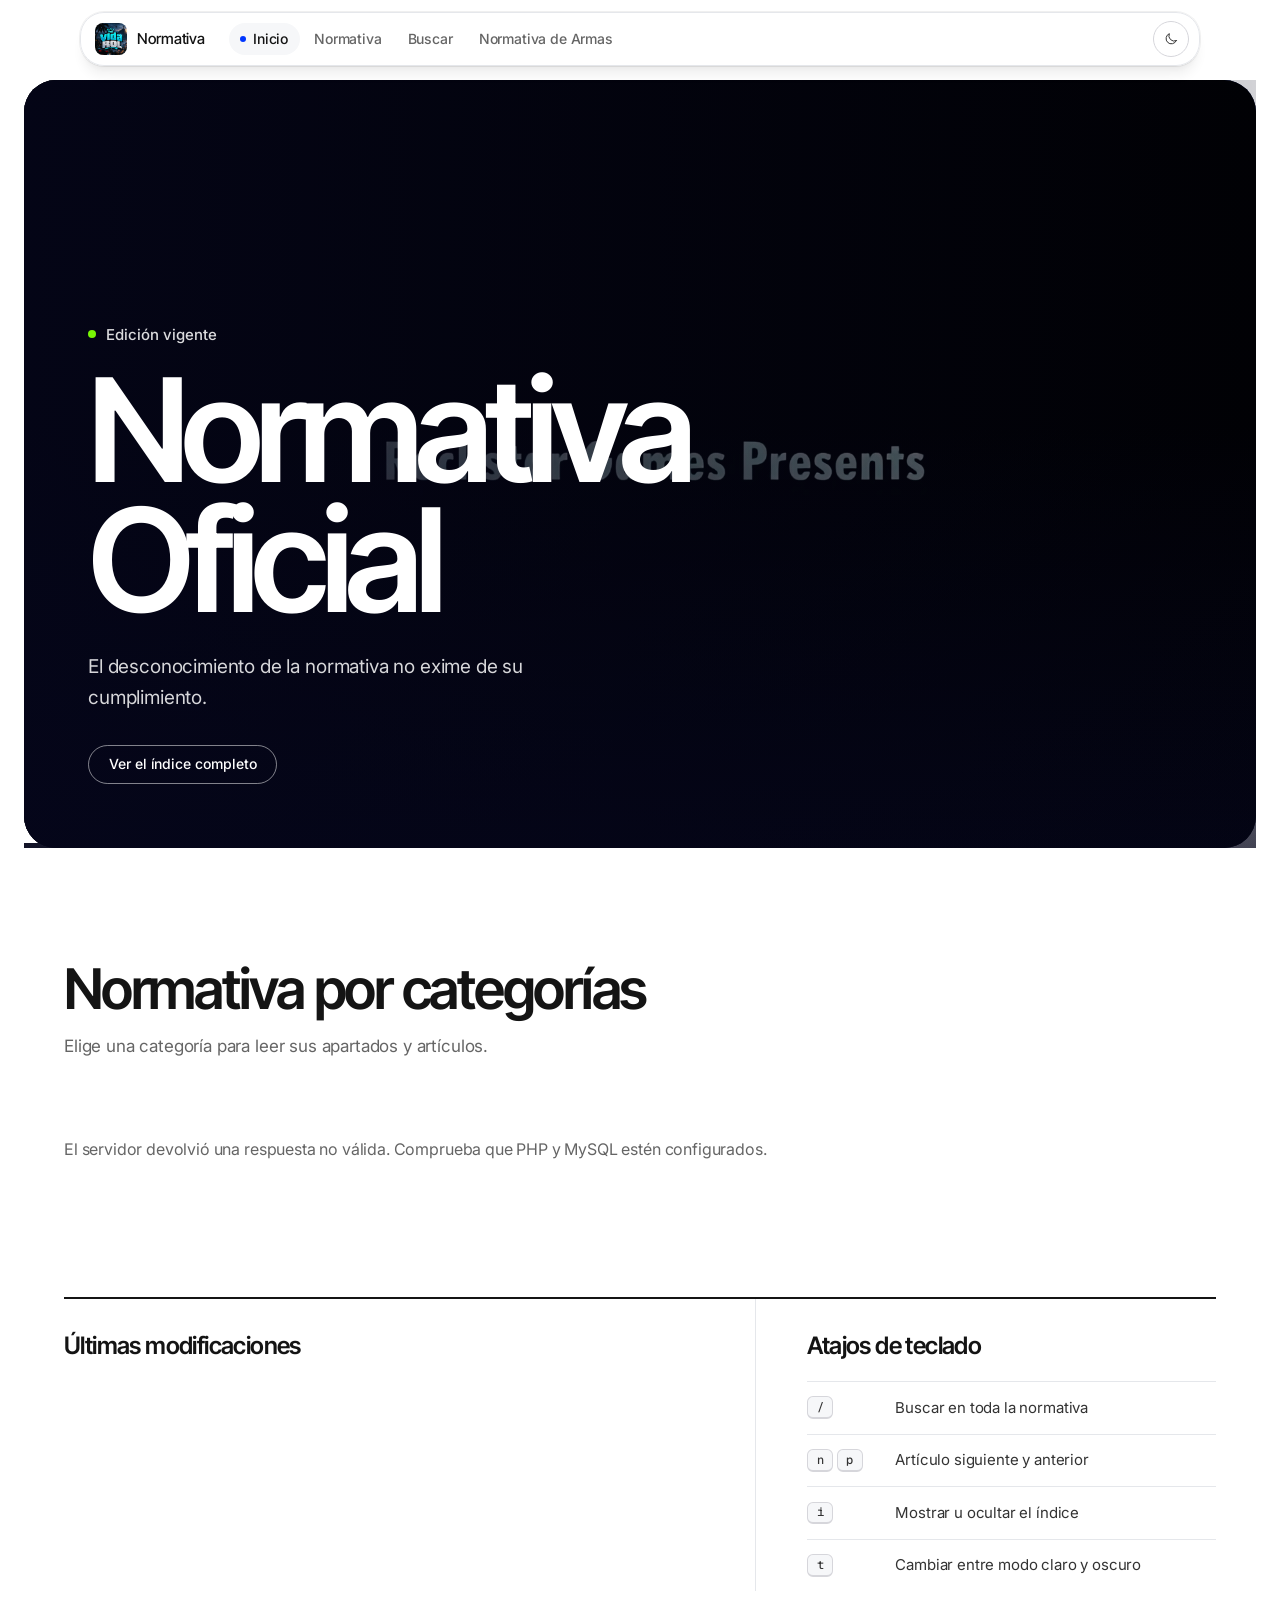
<file: index.html>
<!DOCTYPE html>
<html lang="es" data-theme="light">
<head>
<meta charset="utf-8">
<meta name="viewport" content="width=device-width, initial-scale=1">
<title>Normativa Oficial Vida Rol</title>
<meta name="description" content="Reglamento y disposiciones de Vida Rol: normas generales, roleplay, conductas sancionables y más.">
<meta property="og:type" content="website">
<meta property="og:title" content="Normativa Oficial Vida Rol">
<meta property="og:description" content="Reglamento y disposiciones de Vida Rol: normas generales, roleplay, conductas sancionables y más.">
<meta property="og:locale" content="es_ES">
<meta name="theme-color" content="#ffffff">
<link rel="icon" href="assets/img/logo-vr.gif" type="image/gif">
<link rel="preconnect" href="https://fonts.googleapis.com">
<link rel="preconnect" href="https://fonts.gstatic.com" crossorigin>
<link rel="stylesheet" href="https://fonts.googleapis.com/css2?family=Geist+Mono:wght@400;500&amp;family=Inter+Tight:wght@400;500;600;700&amp;family=Inter:wght@400;500;600;700&amp;family=Source+Serif+4:ital,opsz,wght@0,8..60,400;0,8..60,600;1,8..60,400&amp;display=swap">
<link rel="stylesheet" href="assets/css/main.css">
<link rel="stylesheet" href="assets/css/normativa.css">
<script src="assets/js/theme.js"></script>
</head>
<body>
<a class="skip" href="#content">Saltar al contenido</a>
<header class="masthead" data-masthead data-active="inicio"></header>

<main id="content" class="home">
  <section class="hero" aria-labelledby="hero-h">
    <video class="hero-video" autoplay muted loop playsinline preload="auto" aria-hidden="true" tabindex="-1">
      <source src="assets/video/fondo.mp4" type="video/mp4">
    </video>
    <div class="hero-video-shade" aria-hidden="true"></div>

    <div class="wrap">
      <p class="eyebrow" id="edition">Edición vigente</p>
      <h1 id="hero-h">
        <span class="ln"><span>Normativa</span></span>
        <span class="ln"><span>Oficial</span></span>
      </h1>
      <p class="sub" data-tagline>El desconocimiento de la normativa no exime de su cumplimiento.</p>

      <div class="hero-links">
        
        <a class="btn btn-light" href="normativa.html">Ver el índice completo</a>
      </div>

      <ul class="stat-row" id="hero-stats" hidden></ul>
    </div>
  </section>

  <section class="wrap section" aria-labelledby="idx-h">
    <header class="section-head">
      <h2 id="idx-h">Normativa por categorías</h2>
      <p>Elige una categoría para leer sus apartados y artículos.</p>
    </header>
    <ol class="cat-grid" id="home-index"><li class="loading">Cargando…</li></ol>

    <div class="panel-grid">
      <section class="panel" aria-labelledby="recent-h">
        <h2 id="recent-h">Últimas modificaciones</h2>
        <ul class="ledger" id="home-recent"></ul>
      </section>
      <section class="panel" aria-labelledby="keys-h">
        <h2 id="keys-h">Atajos de teclado</h2>
        <ul class="tips">
          <li><span class="keys"><kbd>/</kbd></span>Buscar en toda la normativa</li>
          <li><span class="keys"><kbd>n</kbd><kbd>p</kbd></span>Artículo siguiente y anterior</li>
          <li><span class="keys"><kbd>i</kbd></span>Mostrar u ocultar el índice</li>
          <li><span class="keys"><kbd>t</kbd></span>Cambiar entre modo claro y oscuro</li>
        </ul>
      </section>
    </div>
  </section>
</main>

<footer class="footer" data-footer></footer>
<script src="assets/js/app.js"></script>
<script src="assets/js/home.js"></script>
</body>
</html>
</file>
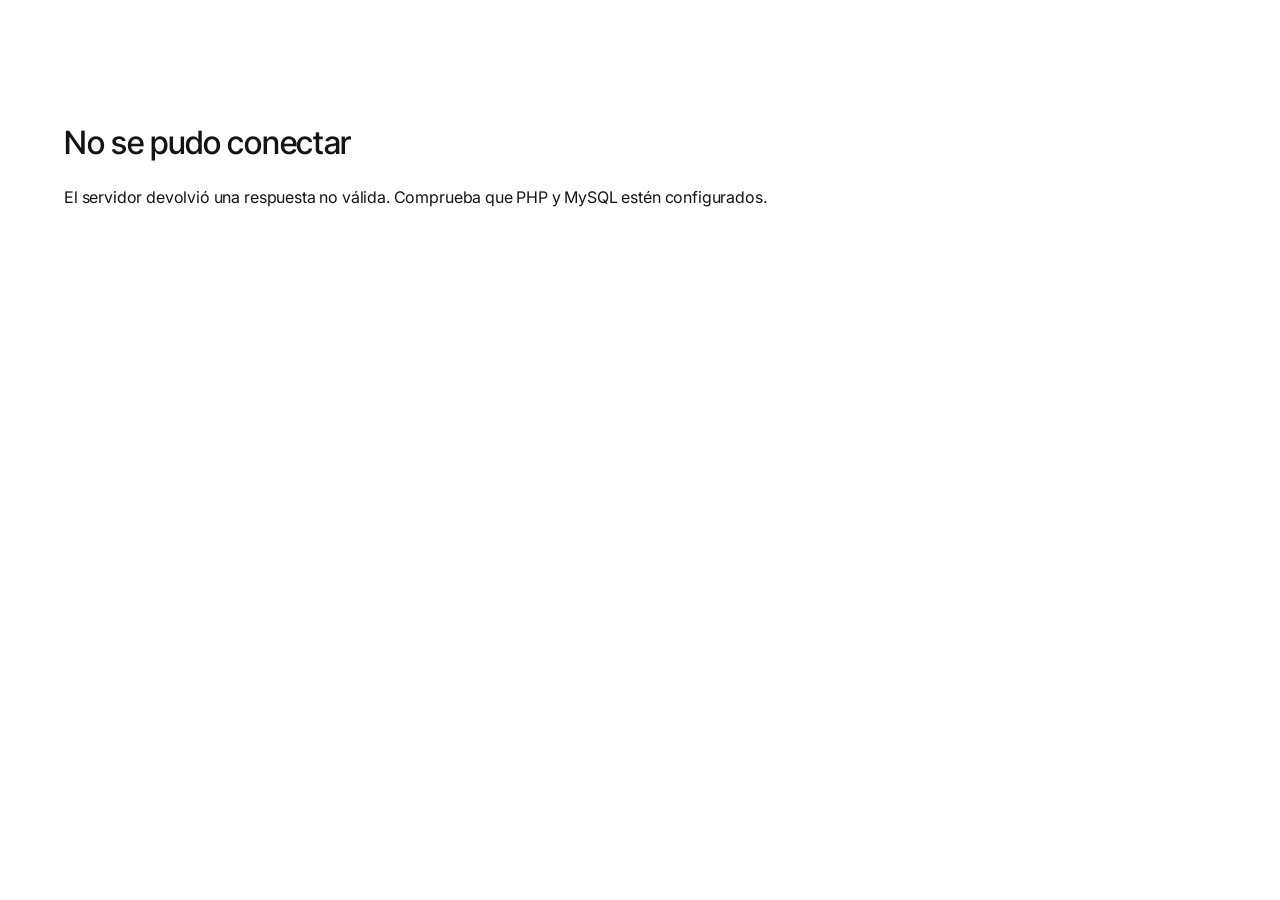
<file: admin/index.html>
<!DOCTYPE html>
<html lang="es" data-theme="light" data-base="../">
<head>
<meta charset="utf-8">
<meta name="viewport" content="width=device-width, initial-scale=1">
<meta name="robots" content="noindex, nofollow">
<title>Resumen - Administración</title>
<link rel="icon" href="../assets/img/logo-vr.gif" type="image/gif">
<link rel="preconnect" href="https://fonts.googleapis.com">
<link rel="preconnect" href="https://fonts.gstatic.com" crossorigin>
<link rel="stylesheet" href="https://fonts.googleapis.com/css2?family=Geist+Mono:wght@400;500&amp;family=Inter+Tight:wght@400;500;600;700&amp;family=Inter:wght@400;500;600;700&amp;family=Source+Serif+4:ital,opsz,wght@0,8..60,400;0,8..60,600;1,8..60,400&amp;display=swap">
<link rel="stylesheet" href="../assets/css/main.css">
<link rel="stylesheet" href="../assets/css/normativa.css">
<link rel="stylesheet" href="../assets/css/admin.css">
<script src="../assets/js/theme.js"></script>
</head>
<body>
<header data-adminbar></header>
<main class="admin-main">
  <div class="page-head"><div><h1>Resumen</h1><p class="hint">Estado general de la normativa y los últimos cambios publicados.</p></div></div>
  <dl class="figures" id="figures"></dl>
  <div class="shortcuts">
    <a class="btn btn-primary" href="normativa.html#/nuevo">Nuevo artículo</a>
    <a class="btn" href="categorias.html">Gestionar estructura</a>
    <a class="btn" href="normativa.html">Ver todos los artículos</a>
  </div>
  <h2 class="sec-h">Actividad reciente</h2>
  <div class="table-wrap"><table class="tbl"><thead><tr><th>Fecha</th><th>Artículo</th><th>Versión</th><th>Cambio</th><th>Autor</th></tr></thead><tbody id="activity"></tbody></table></div>
</main>
<script src="../assets/js/app.js"></script>
<script src="../assets/js/admin.js"></script>
<script src="../assets/js/admin-dash.js"></script>
</body>
</html>
</file>
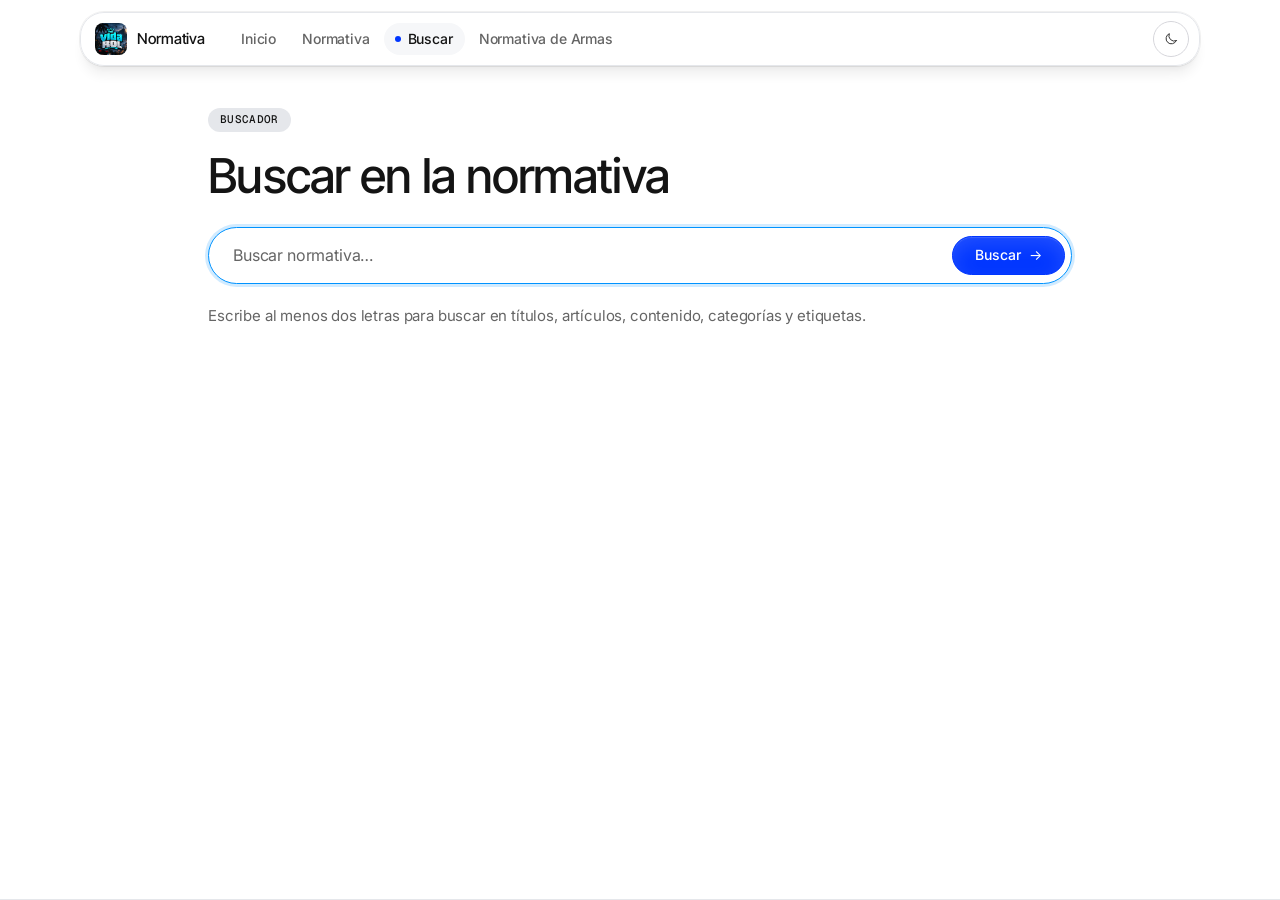
<file: buscar.html>
<!DOCTYPE html>
<html lang="es" data-theme="light">
<head>
<meta charset="utf-8">
<meta name="viewport" content="width=device-width, initial-scale=1">
<title>Buscar</title>
<meta name="description" content="Busca en títulos, artículos, contenido, categorías y etiquetas de la normativa oficial.">
<meta property="og:type" content="website">
<meta property="og:title" content="Buscar">
<meta property="og:description" content="Busca en títulos, artículos, contenido, categorías y etiquetas de la normativa oficial.">
<meta property="og:locale" content="es_ES">
<meta name="theme-color" content="#ffffff">
<link rel="icon" href="assets/img/logo-vr.gif" type="image/gif">
<link rel="preconnect" href="https://fonts.googleapis.com">
<link rel="preconnect" href="https://fonts.gstatic.com" crossorigin>
<link rel="stylesheet" href="https://fonts.googleapis.com/css2?family=Geist+Mono:wght@400;500&amp;family=Inter+Tight:wght@400;500&amp;family=Inter:wght@400;500;600;700&amp;display=swap">
<link rel="stylesheet" href="assets/css/main.css">
<link rel="stylesheet" href="assets/css/normativa.css">
<script src="assets/js/theme.js"></script>
</head>
<body>
<a class="skip" href="#content">Saltar al contenido</a>
<header class="masthead" data-masthead data-active="buscar"></header>

<main id="content" class="wrap">
  <div class="search-page">
    <p class="eyebrow">Buscador</p>
    <h1>Buscar en la normativa</h1>
    <form class="search-form" id="search-form" role="search">
      <label class="sr-only" for="q">Buscar normativa</label>
      <input id="q" type="search" name="q" placeholder="Buscar normativa…" autocomplete="off">
      <button class="btn btn-primary btn-arrow" type="submit">Buscar</button>
    </form>
    <p class="search-meta" id="search-meta" aria-live="polite"></p>
    <div class="groups" id="search-groups"></div>
    <ol class="results" id="results"></ol>
    <div class="pagination" id="search-pager"></div>
  </div>
</main>

<footer class="footer" data-footer></footer>
<script src="assets/js/app.js"></script>
<script src="assets/js/search.js"></script>
</body>
</html>
</file>
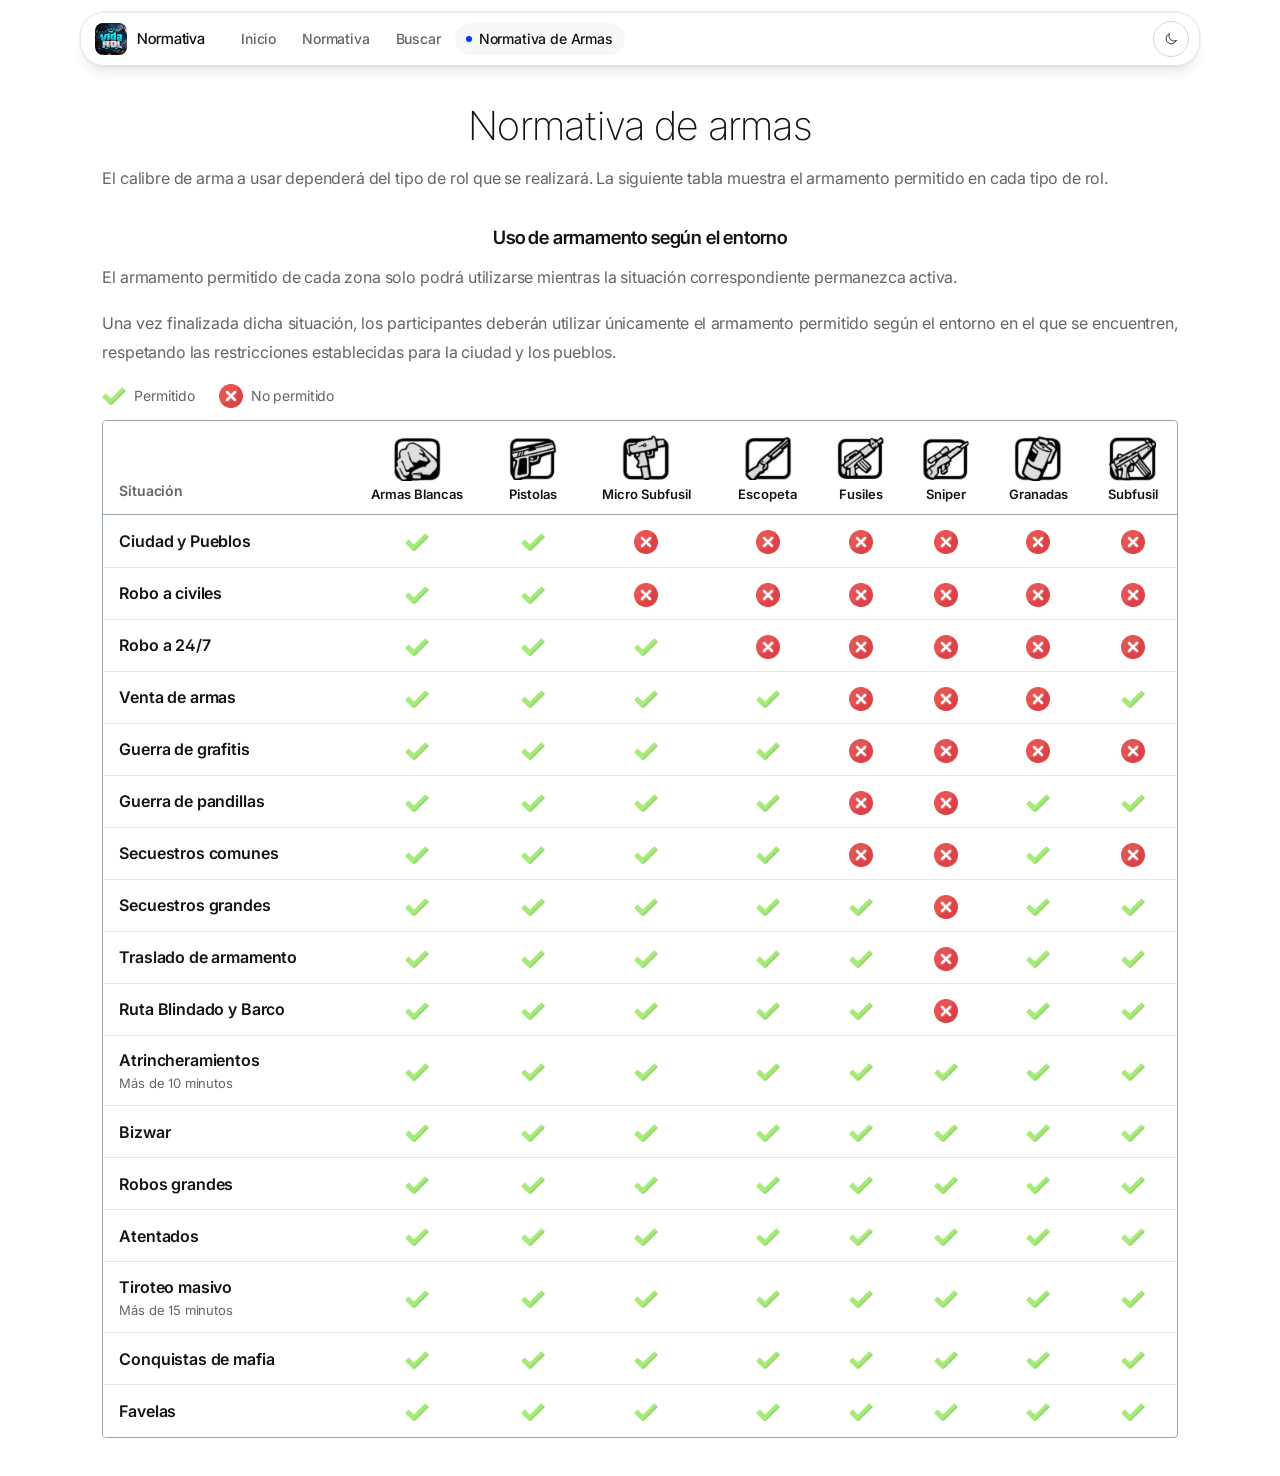
<file: normativa-armas.html>
<!DOCTYPE html>
<html lang="es" data-theme="light">
<head>
  <meta charset="utf-8">
  <meta name="viewport" content="width=device-width, initial-scale=1">
  <title>Normativa de Armas Vida Rol</title>
  <meta name="description" content="Armamento permitido en cada tipo de rol del servidor.">
  <meta property="og:type" content="website">
  <meta property="og:title" content="Armamento permitido en cada tipo de rol del servidor.">
  <meta property="og:description" content="Armamento permitido en cada tipo de rol del servidor.">
  <meta property="og:locale" content="es_ES">
  <meta name="theme-color" content="#ffffff">
  <link rel="stylesheet" href="assets/css/styles.css">
  <link rel="preconnect" href="https://fonts.googleapis.com">
  <link rel="preconnect" href="https://fonts.gstatic.com" crossorigin>
  <link rel="stylesheet" href="https://fonts.googleapis.com/css2?family=Geist+Mono:wght@400;500&amp;family=Inter+Tight:wght@400;500&amp;family=Inter:wght@400;500;600;700&amp;display=swap">
  <link rel="stylesheet" href="assets/css/main.css">
  <link rel="stylesheet" href="assets/css/normativa.css">
  <link rel="icon" type="image/gif" href="assets/icons/logo-vr.gif">
  <script src="assets/js/theme.js"></script>
</head>
<body>
  <a class="skip" href="#content">Saltar al contenido</a>
  <header class="masthead" data-masthead data-active="normativa-armas"></header>
  <div class="page">
    <main id="content" class="weapons-content">
      <section class="weapons-intro" aria-labelledby="weapons-title">
        <h1 id="weapons-title" class="title-with-image">
          <span>Normativa de armas</span>
        </h1>
        
  <div class="lead">
      <p>
          El calibre de arma a usar dependerá del tipo de rol que se realizará. La siguiente tabla muestra el armamento permitido en cada tipo de rol.
      </p>
  
      <h3>Uso de armamento según el entorno</h3>
  
      <p>
          El armamento permitido de cada
          zona solo podrá utilizarse mientras la situación correspondiente
          permanezca activa.
      </p>
  
      <p>
          Una vez finalizada dicha situación, los participantes deberán
          utilizar únicamente el armamento permitido según el entorno en el
          que se encuentren, respetando las restricciones establecidas para
          la ciudad y los pueblos.
      </p>
  </div>

      </section>

      <ul class="legend" aria-label="Leyenda de permisos">
        <li><span class="yes" aria-hidden="true"></span> Permitido</li>
        <li><span class="no" aria-hidden="true"></span> No permitido</li>
      </ul>
      <p class="mobile-hint">Se muestran solo las armas permitidas en cada situación.</p>

      <div class="matrix" tabindex="0" role="region" aria-label="Armamento permitido por tipo de rol">
        <table id="matrix" aria-describedby="matrix-description"></table>
      </div>
      <p id="matrix-description" class="sr-only">Selecciona el nombre de un arma para resaltar las situaciones en las que está permitida.</p>
      <noscript><p class="lead">Esta tabla necesita JavaScript activado.</p></noscript>
    </main>
  </div>
  <script src="assets/js/data.js"></script>
  <script src="assets/js/table.js"></script>
  <script src="assets/js/main.js"></script>
  <script src="assets/js/app.js"></script>
</body>
</html>
</file>
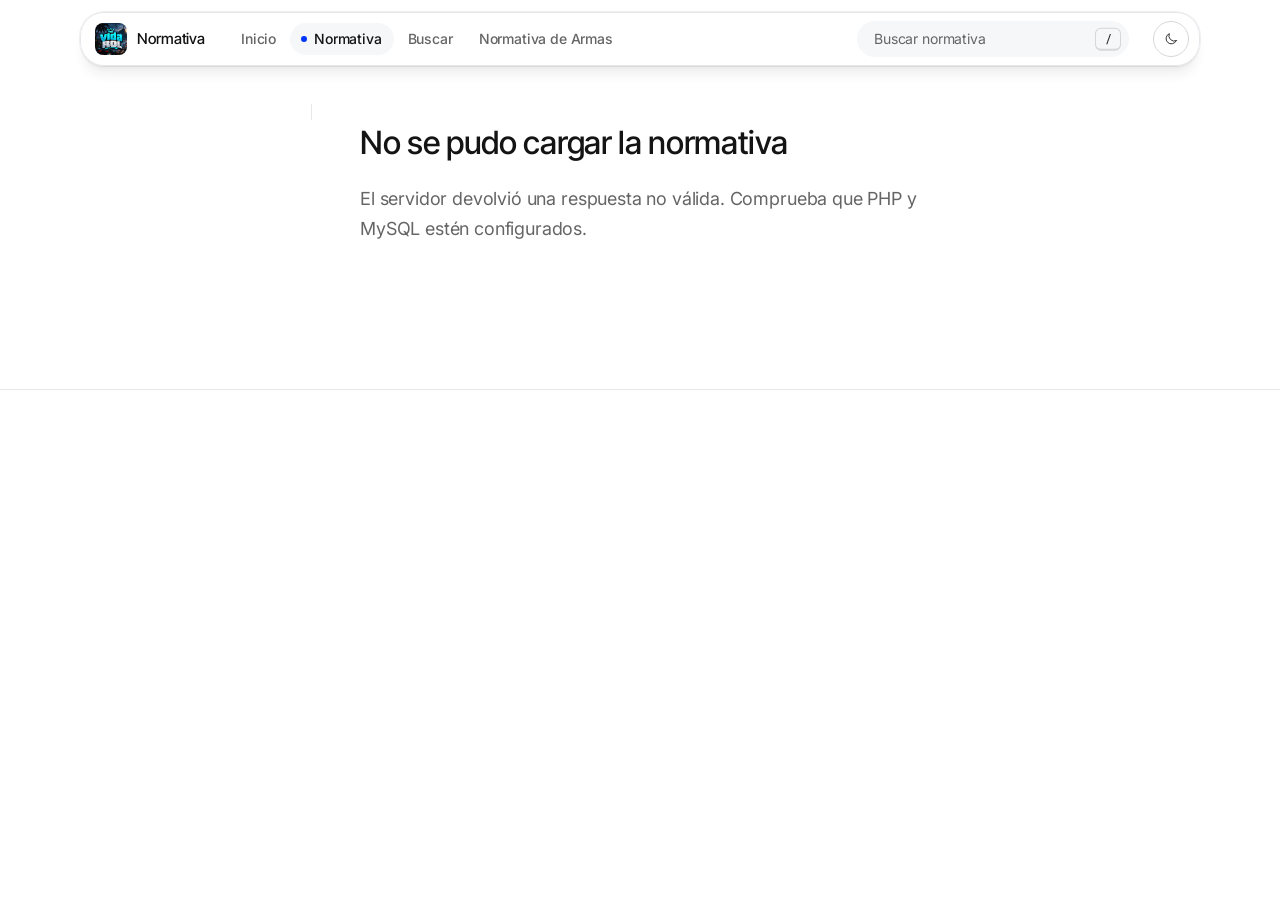
<file: normativa.html>
<!DOCTYPE html>
<html lang="es" data-theme="light">
<head>
<meta charset="utf-8">
<meta name="viewport" content="width=device-width, initial-scale=1">
<title>Normativa</title>
<meta name="description" content="Explora la normativa oficial del servidor por categorías, apartados y artículos.">
<meta property="og:type" content="website">
<meta property="og:title" content="Normativa">
<meta property="og:description" content="Explora la normativa oficial del servidor por categorías, apartados y artículos.">
<meta property="og:locale" content="es_ES">
<meta name="theme-color" content="#ffffff">
<link rel="icon" href="assets/img/logo-vr.gif" type="image/gif">
<link rel="preconnect" href="https://fonts.googleapis.com">
<link rel="preconnect" href="https://fonts.gstatic.com" crossorigin>
<link rel="stylesheet" href="https://fonts.googleapis.com/css2?family=Geist+Mono:wght@400;500&amp;family=Inter+Tight:wght@400;500;600;700&amp;family=Inter:wght@400;500;600;700&amp;family=Source+Serif+4:ital,opsz,wght@0,8..60,400;0,8..60,600;1,8..60,400&amp;display=swap">
<link rel="stylesheet" href="assets/css/main.css">
<link rel="stylesheet" href="assets/css/normativa.css">
<script src="assets/js/theme.js"></script>
</head>
<body>
<a class="skip" href="#content">Saltar al contenido</a>
<div class="read-progress" id="read-progress" aria-hidden="true"><i></i></div>
<header class="masthead" data-masthead data-active="normativa"></header>

<div class="wrap reader">
  <button type="button" class="btn index-bar" id="index-toggle" aria-expanded="false" aria-controls="index">Índice de la normativa</button>
  <aside class="index" id="index" aria-label="Índice de la normativa"></aside>
  <main class="reader-main" id="content"><div id="view"><p class="loading">Cargando normativa…</p></div></main>
  <aside class="rail" id="rail" aria-label="Ficha del documento"></aside>
</div>

<noscript><p class="wrap" style="padding-block:2rem">La normativa necesita JavaScript para cargarse.</p></noscript>

<footer class="footer" data-footer></footer>
<script src="assets/js/app.js"></script>
<script src="assets/js/normativa.js"></script>
</body>
</html>
</file>
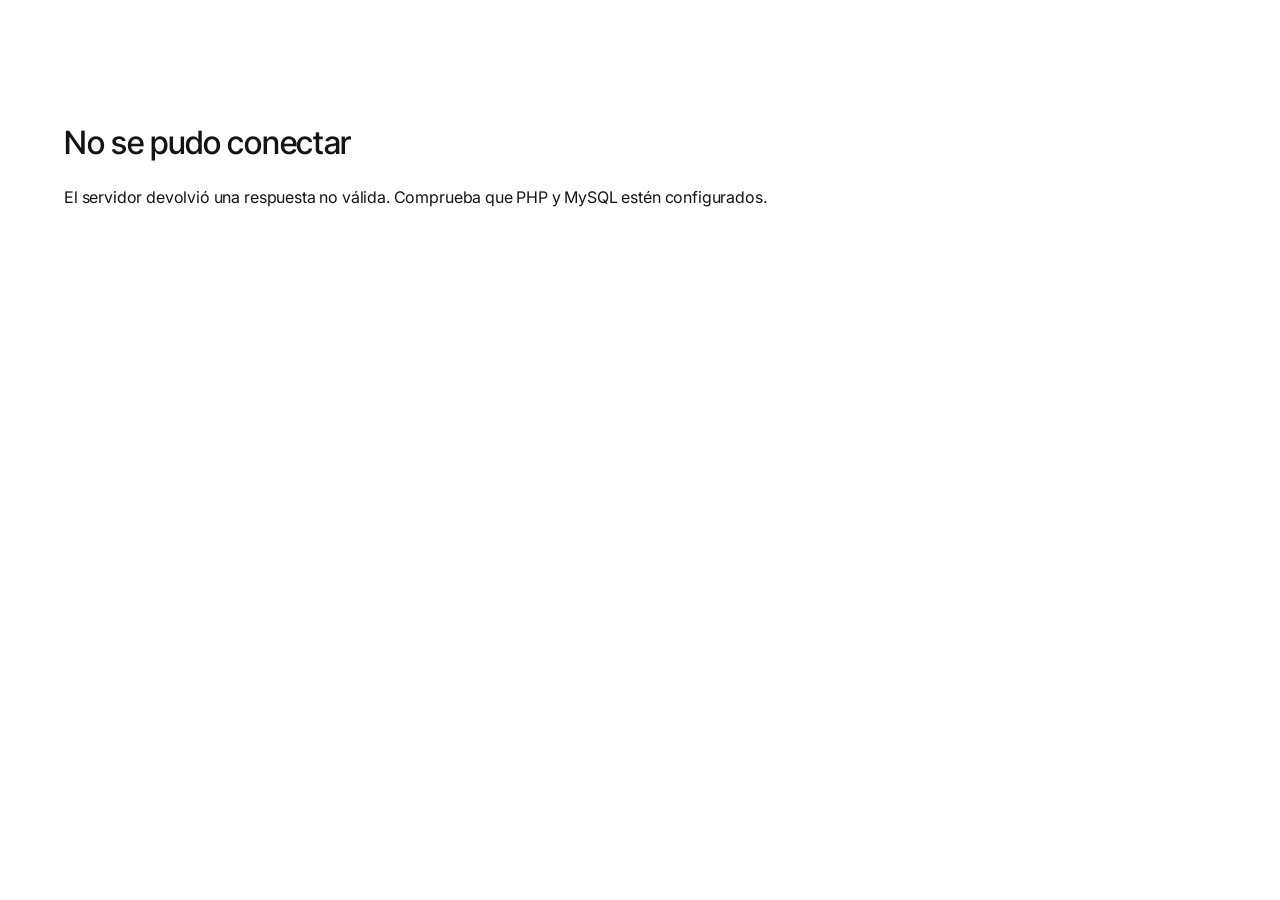
<file: admin/categorias.html>
<!DOCTYPE html>
<html lang="es" data-theme="light" data-base="../">
<head>
<meta charset="utf-8">
<meta name="viewport" content="width=device-width, initial-scale=1">
<meta name="robots" content="noindex, nofollow">
<title>Estructura - Administración</title>
<link rel="icon" href="../assets/img/logo-vr.gif" type="image/gif">
<link rel="preconnect" href="https://fonts.googleapis.com">
<link rel="preconnect" href="https://fonts.gstatic.com" crossorigin>
<link rel="stylesheet" href="https://fonts.googleapis.com/css2?family=Geist+Mono:wght@400;500&amp;family=Inter+Tight:wght@400;500;600;700&amp;family=Inter:wght@400;500;600;700&amp;family=Source+Serif+4:ital,opsz,wght@0,8..60,400;0,8..60,600;1,8..60,400&amp;display=swap">
<link rel="stylesheet" href="../assets/css/main.css">
<link rel="stylesheet" href="../assets/css/normativa.css">
<link rel="stylesheet" href="../assets/css/admin.css">
<script src="../assets/js/theme.js"></script>
</head>
<body>
<header data-adminbar></header>
<main class="admin-main">
  <div class="page-head"><div><h1>Estructura</h1><p class="hint">Categorías, apartados, títulos, capítulos y secciones.</p></div>
    <div class="actions"><button class="btn btn-primary" id="new-cat">Nueva categoría</button></div></div>
  <div id="structure"><p class="loading">Cargando…</p></div>
</main>
<script src="../assets/js/app.js"></script>
<script src="../assets/js/admin.js"></script>
<script src="../assets/js/admin-structure.js"></script>
</body>
</html>
</file>
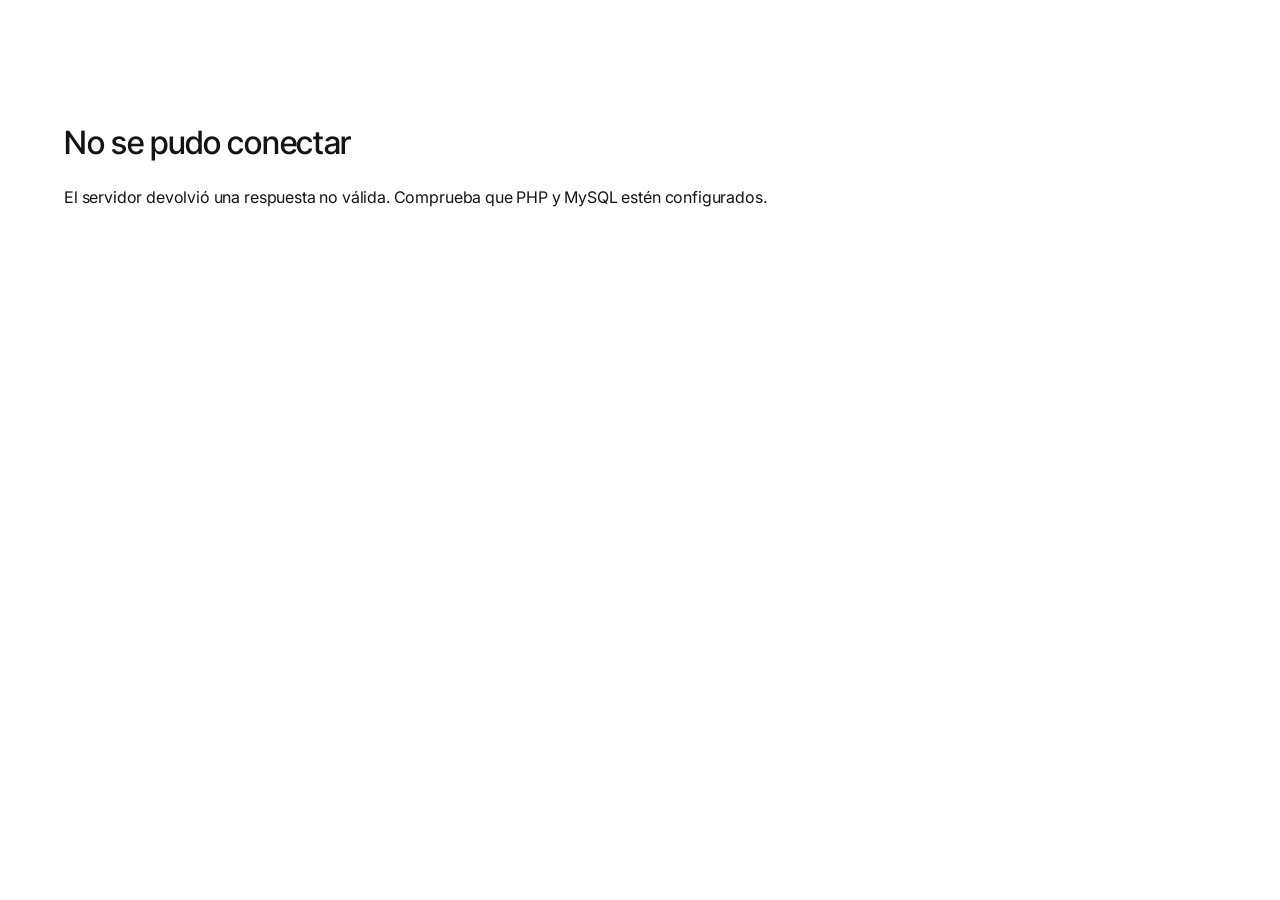
<file: admin/configuracion.html>
<!DOCTYPE html>
<html lang="es" data-theme="light" data-base="../">
<head>
<meta charset="utf-8">
<meta name="viewport" content="width=device-width, initial-scale=1">
<meta name="robots" content="noindex, nofollow">
<title>Configuración - Administración</title>
<link rel="icon" href="../assets/img/logo-vr.gif" type="image/gif">
<link rel="preconnect" href="https://fonts.googleapis.com">
<link rel="preconnect" href="https://fonts.gstatic.com" crossorigin>
<link rel="stylesheet" href="https://fonts.googleapis.com/css2?family=Geist+Mono:wght@400;500&amp;family=Inter+Tight:wght@400;500;600;700&amp;family=Inter:wght@400;500;600;700&amp;family=Source+Serif+4:ital,opsz,wght@0,8..60,400;0,8..60,600;1,8..60,400&amp;display=swap">
<link rel="stylesheet" href="../assets/css/main.css">
<link rel="stylesheet" href="../assets/css/normativa.css">
<link rel="stylesheet" href="../assets/css/admin.css">
<script src="../assets/js/theme.js"></script>
</head>
<body>
<header data-adminbar></header>
<main class="admin-main admin-narrow">
  <div class="page-head"><div><h1>Configuración</h1><p class="hint">Ajustes generales del sitio y de tu cuenta.</p></div></div>
  <form id="settings-form" class="set" novalidate>
    <div class="set-intro">
      <h2 class="sec-h">Datos del servidor</h2>
      <p class="hint">Aparecen en la portada, en el pie de página y en los resultados de los buscadores.</p>
    </div>
    <div class="set-body">
      <label class="fld" for="server_name">Nombre del servidor<input id="server_name" name="server_name" type="text" maxlength="80"></label>
      <label class="fld" for="tagline">Subtítulo<input id="tagline" name="tagline" type="text" maxlength="200"></label>
      <label class="fld" for="description">Descripción para buscadores<textarea id="description" name="description" maxlength="300"></textarea></label>
      <label class="fld" for="footer_text">Texto del pie de página<textarea id="footer_text" name="footer_text" maxlength="300"></textarea></label>
      <div class="set-actions"><button class="btn btn-primary" type="submit">Guardar configuración</button></div>
    </div>
  </form>
  <form id="password-form" class="set form-block" novalidate>
    <div class="set-intro">
      <h2 class="sec-h">Cambiar mi contraseña</h2>
      <p class="hint">Usa al menos 10 caracteres y no la repitas en otros sitios.</p>
    </div>
    <div class="set-body">
      <label class="fld" for="current">Contraseña actual<input id="current" name="current" type="password" autocomplete="current-password"></label>
      <label class="fld" for="new">Contraseña nueva<input id="new" name="new" type="password" autocomplete="new-password"><small>Mínimo 10 caracteres.</small></label>
      <label class="fld" for="repeat">Repite la contraseña nueva<input id="repeat" name="repeat" type="password" autocomplete="new-password"></label>
      <div class="set-actions"><button class="btn" type="submit">Actualizar contraseña</button></div>
    </div>
  </form>
</main>
<script src="../assets/js/app.js"></script>
<script src="../assets/js/admin.js"></script>
<script src="../assets/js/admin-settings.js"></script>
</body>
</html>
</file>
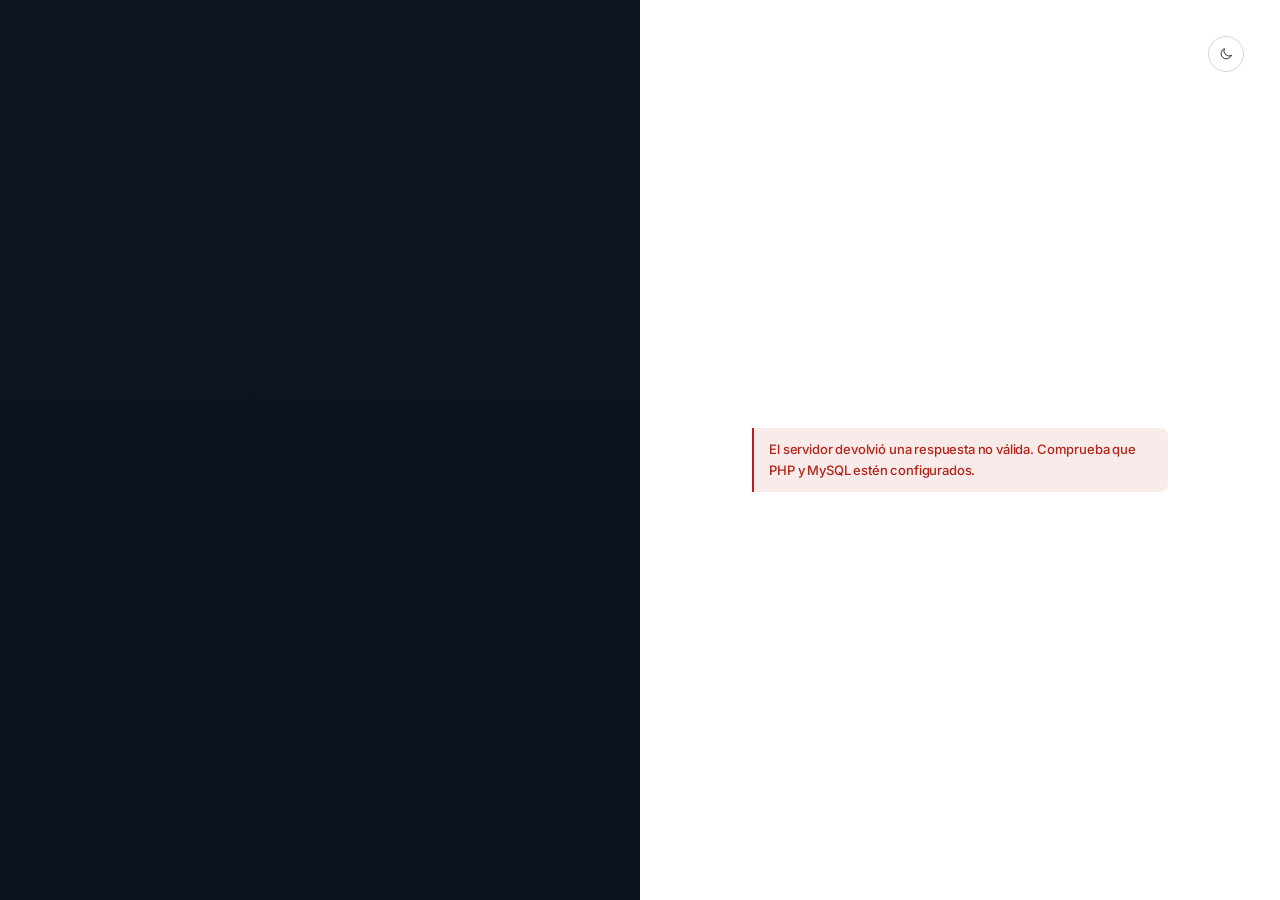
<file: admin/login.html>
<!DOCTYPE html>
<html lang="es" data-theme="light" data-base="../">
<head>
  <meta charset="utf-8">
  <meta name="viewport" content="width=device-width, initial-scale=1">
  <meta name="robots" content="noindex, nofollow">

  <title>Acceso - Administración</title>

  <link rel="icon" href="../assets/img/logo-vr.gif" type="image/gif">

  <link rel="preconnect" href="https://fonts.googleapis.com">
  <link rel="preconnect" href="https://fonts.gstatic.com" crossorigin>

  <link
    rel="stylesheet"
    href="https://fonts.googleapis.com/css2?family=Geist+Mono:wght@400;500&amp;family=Inter+Tight:wght@400;500;600;700&amp;family=Inter:wght@400;500;600;700&amp;family=Source+Serif+4:ital,opsz,wght@0,8..60,400;0,8..60,600;1,8..60,400&amp;display=swap"
  >

  <link rel="stylesheet" href="../assets/css/main.css">
  <link rel="stylesheet" href="../assets/css/normativa.css">
  <link rel="stylesheet" href="../assets/css/admin.css">

  <script src="../assets/js/theme.js"></script>
</head>

<body>

  <div class="login">

    <section class="login-side" aria-hidden="true">

      <div class="login-video">
        <video
          autoplay
          muted
          loop
          playsinline
          preload="metadata"
          disablepictureinpicture
          tabindex="-1"
        >
          <source
            src="../assets/video/fondo_login.mp4"
            type="video/mp4"
          >
        </video>
      </div>

  
      <!-- <div class="login-brand">
        <img
          class="brand-gif"
          src="../assets/img/logo-vr.gif"
          alt=""
        >
        <strong data-server-name>Normativa</strong>
      </div>

  
      <div class="login-copy">
        <p class="eyebrow">Administración</p>

        <h1>Normativa<br>Oficial</h1>

        <p>Crea, ordena y publica el reglamento del servidor.</p>
      </div> -->

    </section>

  
    <main class="login-form">

      <div class="tools" data-theme-slot></div>

      <div id="login-box">
        <p class="loading">Cargando…</p>
      </div>

      <!-- <p class="hint">
        <a href="../index.html">Volver a la normativa</a>
      </p> -->

    </main>

  </div>

 
  <script src="../assets/js/app.js"></script>
  <script src="../assets/js/admin.js"></script>
  <script src="../assets/js/admin-login.js"></script>

</body>
</html>
</file>
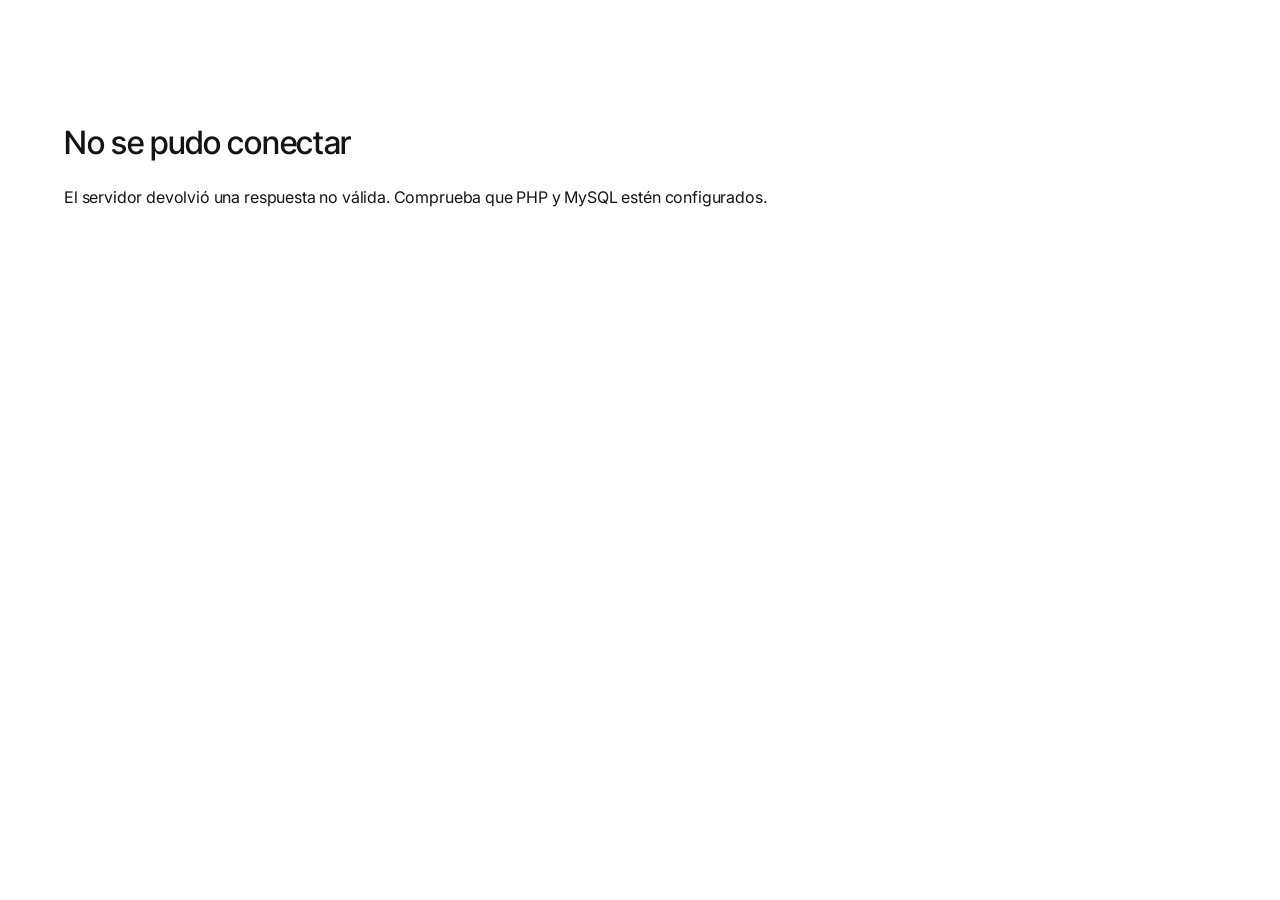
<file: admin/normativa.html>
<!DOCTYPE html>
<html lang="es" data-theme="light" data-base="../">
<head>
<meta charset="utf-8">
<meta name="viewport" content="width=device-width, initial-scale=1">
<meta name="robots" content="noindex, nofollow">
<title>Artículos - Administración</title>
<link rel="icon" href="../assets/img/logo-vr.gif" type="image/gif">
<link rel="preconnect" href="https://fonts.googleapis.com">
<link rel="preconnect" href="https://fonts.gstatic.com" crossorigin>
<link rel="stylesheet" href="https://fonts.googleapis.com/css2?family=Geist+Mono:wght@400;500&amp;family=Inter+Tight:wght@400;500;600;700&amp;family=Inter:wght@400;500;600;700&amp;family=Source+Serif+4:ital,opsz,wght@0,8..60,400;0,8..60,600;1,8..60,400&amp;display=swap">
<link rel="stylesheet" href="../assets/css/main.css">
<link rel="stylesheet" href="../assets/css/normativa.css">
<link rel="stylesheet" href="../assets/css/admin.css">
<script src="../assets/js/theme.js"></script>
</head>
<body>
<header data-adminbar></header>
<main class="admin-main"><div id="view"><p class="loading">Cargando…</p></div></main>
<script src="../assets/js/app.js"></script>
<script src="../assets/js/admin.js"></script>
<script src="../assets/js/admin-articles.js"></script>
</body>
</html>
</file>
<file: assets/css/main.css>
:root {
  --c-iris: #0036ff;
  --c-cyan: #0093ff;
  --c-void: #05061b;
  --c-cosmic: #0f071d;
  --c-ink: #141414;
  --c-white: #ffffff;
  --c-line: #e5e7eb;
  --c-quiet: #c2c2c9;
  --c-mist: #d6d6db;
  --c-steel: #656565;
  --c-lavender: #e1ecff;
  --c-mint: #e6fff7;
  --c-charcoal: #333333;

  --font-display: "Aeonik Pro", "Inter Tight", "Inter", ui-sans-serif, system-ui, -apple-system, "Segoe UI", Roboto, sans-serif;
  --font-ui: "Inter", ui-sans-serif, system-ui, -apple-system, BlinkMacSystemFont, "Segoe UI", Roboto, sans-serif;
  --font-mono: "Geist Mono", ui-monospace, SFMono-Regular, Menlo, Monaco, Consolas, monospace;

  --r-input: 6px;
  --r-card: 14px;
  --r-card-lg: 20px;
  --r-hero: 24px;
  --r-block: 32px;
  --r-pill: 999px;
  --page: 1200px;
  --gutter: clamp(1rem, 3vw, 1.5rem);
  --nav-space: 6.5rem;
  --ease: cubic-bezier(.2, .7, .2, 1);

  --shadow-float: rgba(0, 0, 0, .06) 0 12px 12px -3px, rgba(0, 0, 0, .04) 0 6px 6px -3px, rgba(0, 0, 0, .02) 0 3px 3px -1.5px, rgba(0, 0, 0, .03) 0 1px 1px -.5px, rgba(0, 0, 0, .06) 0 0 0 1px;
  --shadow-pop: rgba(0, 0, 0, .08) 0 12px 24px -3px, rgba(0, 0, 0, .04) 0 6px 6px -3px, rgba(0, 0, 0, .06) 0 0 0 1px;
  --sheen: inset 0 1px 2px -.5px rgba(255, 255, 255, .12), inset 0 .5px .5px 0 rgba(255, 255, 255, .16), inset 0 8px 24px -4px rgba(255, 255, 255, .16);
}

:root,
:root[data-theme="light"] {
  color-scheme: light;
  --bg: var(--c-white);
  --surface: var(--c-white);
  --wash: #f6f7f9;
  --ink: var(--c-ink);
  --ink-2: var(--c-charcoal);
  --muted: var(--c-steel);
  --line: var(--c-line);
  --line-strong: var(--c-mist);
  --accent: var(--c-iris);
  --accent-ink: #ffffff;
  --link: #0069cc;
  --tint: var(--c-lavender);
  --tint-ink: var(--c-ink);
  --info-soft: rgba(0, 147, 255, .12);
  --info-ink: #00559e;
  --mark: rgba(0, 147, 255, .2);
  --danger: #b42318;
  --nav-bg: rgba(255, 255, 255, .92);
  --code-bg: var(--c-void);
}

:root[data-theme="dark"] {
  color-scheme: dark;
  --bg: var(--c-cosmic);
  --surface: var(--c-void);
  --wash: #17132b;
  --ink: #f3f3f7;
  --ink-2: #d2d2dc;
  --muted: #a1a1b3;
  --line: rgba(255, 255, 255, .1);
  --line-strong: rgba(255, 255, 255, .22);
  --accent: var(--c-iris);
  --accent-ink: #ffffff;
  --link: #4db3ff;
  --tint: rgba(0, 54, 255, .26);
  --tint-ink: #ffffff;
  --info-soft: rgba(0, 147, 255, .18);
  --info-ink: #7cc6ff;
  --mark: rgba(0, 147, 255, .35);
  --danger: #ff8a7a;
  --nav-bg: rgba(5, 6, 27, .92);
  --code-bg: #0a0b26;
  --shadow-float: rgba(0, 0, 0, .4) 0 12px 24px -6px, rgba(255, 255, 255, .1) 0 0 0 1px;
  --shadow-pop: rgba(0, 0, 0, .5) 0 16px 32px -6px, rgba(255, 255, 255, .12) 0 0 0 1px;
}

*, *::before, *::after { box-sizing: border-box; }
html { scroll-behavior: smooth; -webkit-text-size-adjust: 100%; }
body {
  margin: 0; min-height: 100vh; display: flex; flex-direction: column;
  background: var(--bg); color: var(--ink);
  font: 400 1rem/1.63 var(--font-ui); letter-spacing: -.01em;
  font-feature-settings: "cv01", "ss01";
  -webkit-font-smoothing: antialiased; -moz-osx-font-smoothing: grayscale;
}
main { flex: 1; }
img, svg { max-width: 100%; }
a { color: inherit; text-decoration-color: var(--line-strong); text-underline-offset: .2em; }
a:hover { text-decoration-color: currentColor; }
:focus-visible { outline: 2px solid var(--c-cyan); outline-offset: 2px; }
::selection { background: var(--c-iris); color: #fff; }
h1, h2, h3, h4 { font-family: var(--font-display); font-weight: 500; line-height: 1.15; letter-spacing: -.01em; }
.wrap { width: 100%; max-width: var(--page); margin-inline: auto; padding-inline: var(--gutter); }
.sr-only { position: absolute; width: 1px; height: 1px; overflow: hidden; clip: rect(0 0 0 0); white-space: nowrap; }
.skip { position: absolute; left: -999px; top: .5rem; z-index: 100; background: var(--ink); color: var(--bg); padding: .5rem 1rem; border-radius: var(--r-pill); }
.skip:focus { left: .5rem; }
[hidden] { display: none !important; }
kbd {
  display: inline-block; min-width: 1.6rem; padding: .05rem .45rem; text-align: center;
  font: 500 .75rem/1.5 var(--font-mono); letter-spacing: 0; color: var(--ink-2);
  background: var(--wash); border: 1px solid var(--line-strong); border-bottom-width: 2px; border-radius: 6px;
}

.eyebrow {
  display: inline-block; margin: 0; padding: 4px 12px; border-radius: var(--r-pill);
  background: var(--c-line); color: var(--c-ink);
  font: 500 .6875rem/1.45 var(--font-mono); letter-spacing: .03em; text-transform: uppercase;
}
:root[data-theme="dark"] .eyebrow { background: rgba(255, 255, 255, .1); color: var(--ink); }
.eyebrow-dark { background: rgba(255, 255, 255, .12); color: #fff; box-shadow: inset 0 0 0 1px rgba(255, 255, 255, .22); }
:root[data-theme="dark"] .eyebrow-dark { background: rgba(255, 255, 255, .12); color: #fff; }

.plate {
  display: inline-flex; align-items: center; justify-content: center; min-width: 2.25rem; padding: 2px 8px;
  border-radius: var(--r-pill); background: var(--tint); color: var(--tint-ink);
  font: 500 .75rem/1.5 var(--font-mono); letter-spacing: 0; font-variant-numeric: tabular-nums; white-space: nowrap;
}
.plate-sm { min-width: 2rem; padding: 1px 7px; font-size: .6875rem; }
.plate-lg {
  min-width: 3.5rem; height: 3.5rem; padding: 0 .9rem; border-radius: var(--r-card);
  font: 500 1.25rem/1 var(--font-display); letter-spacing: -.01em;
}

.btn {
  display: inline-flex; align-items: center; justify-content: center; gap: .5rem; padding: 10px 20px;
  border: 1px solid var(--ink); border-radius: var(--r-pill); background: transparent; color: var(--ink);
  font: 500 .875rem/1.2 var(--font-ui); letter-spacing: -.005em; white-space: nowrap; cursor: pointer; text-decoration: none;
  transition: background-color .15s, border-color .15s, color .15s, filter .15s;
}
.btn:hover { background: var(--wash); }
.btn:disabled { opacity: .5; cursor: not-allowed; }
.btn-primary { background: var(--accent); border-color: var(--accent); color: var(--accent-ink); box-shadow: var(--sheen); }
.btn-primary:hover { background: var(--accent); filter: brightness(1.12); }
.btn-arrow::after { content: "→"; font-weight: 400; transition: transform .15s var(--ease); }
.btn-arrow:hover::after { transform: translateX(2px); }
.btn-danger { color: var(--danger); border-color: var(--danger); }
.btn-danger:hover { background: var(--danger); color: var(--bg); border-color: var(--danger); }
.btn-ghost { border-color: transparent; }
.btn-light { border-color: rgba(255, 255, 255, .5); color: #fff; }
.btn-light:hover { background: rgba(255, 255, 255, .12); }
.btn-sm { padding: 6px 14px; font-size: .8125rem; border-color: var(--line-strong); }
.btn-sm:hover { border-color: var(--ink); }
.btn-sm.btn-primary { border-color: var(--accent); }
.btn-sm.btn-danger { border-color: var(--danger); }
.icon-btn {
  display: inline-grid; place-items: center; width: 2.25rem; height: 2.25rem; padding: 0; border: 1px solid var(--line-strong);
  border-radius: 50%; background: transparent; color: var(--ink-2); cursor: pointer; transition: background-color .15s, border-color .15s;
}
.icon-btn:hover { background: var(--wash); border-color: var(--ink); color: var(--ink); }
.icon-btn svg { width: 1rem; height: 1rem; fill: none; stroke: currentColor; stroke-width: 1.5; stroke-linecap: round; stroke-linejoin: round; }
.icon-btn .i-sun { display: none; }
:root[data-theme="dark"] .icon-btn .i-sun { display: block; }
:root[data-theme="dark"] .icon-btn .i-moon { display: none; }


.fld { display: grid; gap: .35rem; margin: 0 0 1rem; font-weight: 500; font-size: .875rem; color: var(--ink-2); }
.fld small, .hint { font-weight: 400; color: var(--muted); font-size: .8125rem; }
input[type=text], input[type=search], input[type=password], input[type=email], select, textarea, .input {
  width: 100%; padding: 10px 12px; border: 1px solid var(--line-strong); border-radius: var(--r-input);
  background: var(--surface); color: var(--ink); font: 400 .9375rem/1.4 var(--font-ui); letter-spacing: -.01em;
  transition: border-color .15s, box-shadow .15s;
}
input:focus, select:focus, textarea:focus { outline: none; border-color: var(--c-cyan); box-shadow: 0 0 0 3px rgba(0, 147, 255, .18); }
textarea { resize: vertical; min-height: 5rem; }
select {
  -webkit-appearance: none; appearance: none; padding-right: 34px; cursor: pointer;
  background-image: url("data:image/svg+xml,%3Csvg xmlns='http://www.w3.org/2000/svg' viewBox='0 0 12 12' fill='none' stroke='%23656565' stroke-width='1.5' stroke-linecap='round' stroke-linejoin='round'%3E%3Cpath d='m3 4.5 3 3 3-3'/%3E%3C/svg%3E");
  background-repeat: no-repeat; background-position: right 12px center; background-size: 12px;
}
:root[data-theme="dark"] select { background-image: url("data:image/svg+xml,%3Csvg xmlns='http://www.w3.org/2000/svg' viewBox='0 0 12 12' fill='none' stroke='%23a1a1b3' stroke-width='1.5' stroke-linecap='round' stroke-linejoin='round'%3E%3Cpath d='m3 4.5 3 3 3-3'/%3E%3C/svg%3E"); }
::placeholder { color: var(--muted); opacity: 1; }
input[type=search] { -webkit-appearance: none; appearance: none; }
input[type=search]::-webkit-search-cancel-button, input[type=search]::-webkit-search-decoration { -webkit-appearance: none; display: none; }
.field-pill { border-radius: var(--r-pill); padding-inline: 18px; }


.state { display: inline-flex; align-items: center; gap: .45rem; padding: 2px 10px 2px 8px; border-radius: var(--r-pill); font: 500 .75rem/1.5 var(--font-ui); background: var(--wash); color: var(--ink-2); }
.state::before { content: ""; width: .5rem; height: .5rem; border-radius: 50%; background: var(--muted); }
.state-published { background: var(--info-soft); color: var(--info-ink); }
.state-published::before { background: var(--c-cyan); }
.state-draft::before { background: transparent; box-shadow: inset 0 0 0 1.5px var(--muted); }
.state-archived::before { border-radius: 2px; }

.masthead { position: sticky; top: 0; z-index: 60; height: 0; pointer-events: none; }
.masthead .pill {
  position: absolute; top: 12px; left: 50%; transform: translateX(-50%); width: min(calc(100% - 2 * var(--gutter)), 1120px);
  display: flex; align-items: center; gap: .5rem 1.5rem; padding: 8px 10px 8px 14px;
  background: var(--nav-bg); border: 1px solid var(--line); border-radius: var(--r-hero);
  box-shadow: var(--shadow-float); backdrop-filter: blur(10px); -webkit-backdrop-filter: blur(10px); pointer-events: auto;
}
.brand { display: flex; align-items: center; gap: .65rem; text-decoration: none; flex: none; }
.brand-gif { width: 2rem; height: 2rem; border-radius: 8px; object-fit: cover; flex: none; display: block; }
.brand-text strong { display: block; font: 500 .9375rem/1.15 var(--font-display); letter-spacing: -.01em; }
.brand-text small { display: block; color: var(--muted); font-size: .75rem; line-height: 1.2; }
.mainnav { display: flex; gap: 2px; }
.mainnav a, .adminnav a {
  position: relative; padding: 6px 12px; border-radius: var(--r-pill); text-decoration: none;
  font: 500 .875rem/1.4 var(--font-ui); color: var(--muted); transition: background-color .15s, color .15s;
}
.mainnav a:hover, .adminnav a:hover { color: var(--ink); background: var(--wash); }
.mainnav a[aria-current="page"], .adminnav a[aria-current="page"] { color: var(--ink); background: var(--wash); padding-left: 24px; }
.mainnav a[aria-current="page"]::before, .adminnav a[aria-current="page"]::before {
  content: ""; position: absolute; left: 11px; top: 50%; width: 6px; height: 6px; margin-top: -3px; border-radius: 50%; background: var(--accent);
}
.adminnav { display: flex; gap: 2px; }
.tools { margin-left: auto; display: flex; align-items: center; gap: .5rem; flex: none; }
.who { color: var(--muted); font-size: .8125rem; }
.quick-search { position: relative; flex: 1 1 8rem; min-width: 0; max-width: 17rem; margin-left: auto; }
.quick-search input { padding: 7px 40px 7px 16px; font-size: .875rem; border-radius: var(--r-pill); background: var(--wash); border-color: transparent; }
.quick-search input:focus { background: var(--surface); }
.quick-search kbd { position: absolute; right: .5rem; top: 50%; transform: translateY(-50%); pointer-events: none; }
.quick-search + .tools { margin-left: 0; }
.qs-list {
  position: absolute; z-index: 40; top: calc(100% + 10px); right: 0; width: 26rem; max-width: 90vw; max-height: 60vh; overflow: auto;
  background: var(--surface); border: 1px solid var(--line); border-radius: var(--r-card); box-shadow: var(--shadow-pop);
}
.qs-list a { display: flex; align-items: center; gap: .7rem; padding: .65rem .85rem; text-decoration: none; border-bottom: 1px solid var(--line); font-size: .875rem; }
.qs-list a:last-child { border-bottom: 0; }
.qs-list a:hover, .qs-list a.on { background: var(--wash); }
.qs-list .qs-cat { color: var(--muted); font-size: .75rem; margin-left: auto; text-align: right; }
.qs-empty, .qs-all { padding: .75rem .85rem; color: var(--muted); font-size: .875rem; }
.qs-all { display: block; text-decoration: none; font-weight: 500; color: var(--link); border-top: 1px solid var(--line); }

.footer { margin-top: 6rem; border-top: 1px solid var(--line); background: var(--bg); color: var(--muted); font-size: .875rem; }
.footer-main { display: grid; grid-template-columns: minmax(0, 1.6fr) repeat(2, minmax(0, 1fr)); gap: 2rem 3rem; padding-block: 3rem 2.5rem; }
.footer-brand { display: grid; gap: .8rem; align-content: start; }
.footer-brand .brand { color: var(--ink); }
.footer-brand p { margin: 0; max-width: 38ch; }
.footer h2 { margin: 0 0 .8rem; font: 600 .875rem/1.4 var(--font-ui); color: var(--ink); letter-spacing: -.005em; }
.footer ul { list-style: none; margin: 0; padding: 0; display: grid; gap: .5rem; }
.footer a { text-decoration: none; }
.footer a:hover { color: var(--ink); text-decoration: underline; }
.footer-base { border-top: 1px solid var(--line); }
.footer-base .wrap { display: flex; flex-wrap: wrap; justify-content: space-between; gap: .5rem 2rem; padding-block: 1.25rem; font-size: .8125rem; }

.prose { font: 400 1.0625rem/1.75 var(--font-ui); letter-spacing: -.01em; color: var(--ink); overflow-wrap: break-word; }
.prose > :first-child { margin-top: 0; }
.prose p { margin: 0 0 1.1em; }
.prose h3 { font: 500 1.5rem/1.3 var(--font-display); letter-spacing: -.01em; margin: 2.2em 0 .6em; }
.prose h4 { font: 600 1.0625rem/1.4 var(--font-ui); margin: 1.8em 0 .5em; }
.prose a { color: var(--link); text-decoration-thickness: 1px; text-decoration-color: color-mix(in srgb, var(--link) 45%, transparent); }
.prose a:hover { text-decoration-color: currentColor; }
.prose ul, .prose ol { padding-left: 1.4em; margin: 0 0 1.2em; }
.prose li { margin: .35em 0; padding-left: .2em; }
.prose li::marker { color: var(--muted); }
.prose blockquote { margin: 1.5em 0; padding: .1em 0 .1em 1.2em; border-left: 2px solid var(--ink); color: var(--ink-2); }
.prose hr { border: 0; border-top: 1px solid var(--line); margin: 2.2em 0; }
.prose img { height: auto; border-radius: var(--r-card); border: 1px solid var(--line); }
.prose table { display: block; overflow-x: auto; width: 100%; border-collapse: separate; border-spacing: 0; margin: 1.5em 0; font: 400 .9375rem/1.5 var(--font-ui); border: 1px solid var(--line); border-radius: var(--r-card); }
.prose th, .prose td { padding: .7rem 1rem; border-bottom: 1px solid var(--line); text-align: left; vertical-align: top; }
.prose tr:last-child td { border-bottom: 0; }
.prose th { font-weight: 600; background: var(--wash); white-space: nowrap; }
.prose code { font: .875em var(--font-mono); letter-spacing: 0; background: var(--wash); border: 1px solid var(--line); padding: .1em .4em; border-radius: 6px; }
.prose .callout {
  position: relative; margin: 1.6em 0; padding: 1rem 1.25rem 1.1rem; border: 1px solid #c7dbff; border-radius: var(--r-card);
  background: var(--c-lavender); color: var(--c-ink); font-size: 1rem; line-height: 1.65;
}
.prose .callout::before {
  content: "Nota"; display: inline-block; margin-bottom: .55rem; padding: 2px 10px; border-radius: var(--r-pill);
  background: rgba(255, 255, 255, .75); font: 500 .6875rem/1.5 var(--font-mono); letter-spacing: .03em; text-transform: uppercase;
}
.prose .callout.warn { background: var(--wash); border-color: var(--line-strong); color: var(--ink); }
.prose .callout.warn::before { content: "Advertencia"; background: var(--c-charcoal); color: #fff; }
.prose .callout.hl { background: var(--code-bg); border-color: var(--c-void); color: #fff; }
.prose .callout.hl::before { content: "Destacado"; background: rgba(255, 255, 255, .14); color: #fff; }
.prose .callout.hl a { color: #7cc6ff; }
:root[data-theme="dark"] .prose .callout { background: rgba(0, 54, 255, .2); border-color: rgba(0, 54, 255, .45); color: var(--ink); }
:root[data-theme="dark"] .prose .callout::before { background: rgba(255, 255, 255, .12); }
:root[data-theme="dark"] .prose .callout.warn { background: var(--wash); border-color: var(--line-strong); }
:root[data-theme="dark"] .prose .callout.hl { border-color: var(--line-strong); }
.prose .callout > :last-child { margin-bottom: 0; }


.toast-box { position: fixed; z-index: 90; bottom: 1.25rem; left: 50%; transform: translateX(-50%); display: grid; gap: .5rem; width: min(92vw, 26rem); pointer-events: none; }
.toast { padding: .7rem 1.1rem; border-radius: var(--r-pill); background: var(--ink); color: var(--bg); font-size: .875rem; font-weight: 500; text-align: center; box-shadow: var(--shadow-pop); animation: toast-in .2s var(--ease); }
.toast.err { background: var(--danger); color: #fff; }
@keyframes toast-in { from { opacity: 0; transform: translateY(8px); } }

.empty { padding: 2rem 0; color: var(--muted); }
.loading { padding: 3rem 0; color: var(--muted); }
.banner { margin: 0 0 1.5rem; padding: .75rem 1rem; border: 1px solid var(--line-strong); border-radius: var(--r-card); background: var(--wash); font-size: .9375rem; font-weight: 500; }

.reader, .search-page, .info-page, .admin-main, .page-start { padding-top: var(--nav-space); }

@media (max-width: 960px) {
  :root { --nav-space: 8.5rem; }
  .masthead { position: absolute; top: 0; left: 0; right: 0; }
  .masthead .pill { flex-wrap: wrap; padding: 8px 10px 8px 12px; }
  .mainnav, .adminnav { order: 3; flex: 1 0 100%; overflow-x: auto; margin: 0 -4px; padding: 2px 4px 2px; scrollbar-width: none; }
  .mainnav::-webkit-scrollbar, .adminnav::-webkit-scrollbar { display: none; }
  .tools { order: 2; }
  .quick-search { display: none; }
  .tools .admin-link, .who { display: none; }
  .footer-main { grid-template-columns: 1fr 1fr; }
  .footer-brand { grid-column: 1 / -1; }
}
@media (max-width: 520px) {
  .footer-main { grid-template-columns: 1fr; }
}
@media (prefers-reduced-motion: reduce) {
  html { scroll-behavior: auto; }
  *, *::before, *::after { animation-duration: .01ms !important; transition-duration: .01ms !important; }
}
</file>
<file: assets/css/normativa.css>
.home {
  --h-ease: cubic-bezier(.22, .8, .2, 1);
  --h-tint: color-mix(in srgb, var(--accent, #0036ff) 7%, transparent);
}

@keyframes hero-line { to { transform: none; } }
@keyframes hero-fade { from { opacity: 0; } }
@keyframes hero-dot { 0% { box-shadow: 0 0 0 0 rgba(78, 238, 4, 0.6); } 100% { box-shadow: 0 0 0 .55rem rgba(77, 226, 7, 0); } }

.hero {
  position: relative;
  isolation: isolate;
  overflow: hidden;
  display: grid;
  align-items: end;
  width: min(calc(100% - 2 * var(--gutter)), 1360px);
  min-height: min(48rem, calc(100svh - var(--nav-space)));
  margin: calc(var(--nav-space) - 1.5rem) auto 0;
  padding: clamp(1.75rem, 5vw, 4rem);
  border-radius: var(--r-block);
  background: radial-gradient(120% 90% at 85% 0%, #0b1c6b 0%, #070a1c 60%);
  color: #fff;
  text-align: left;
}

:root[data-theme="dark"] .hero { box-shadow: 0 0 0 1px rgba(255, 255, 255, .12); }

.hero > .hero-video {
  position: absolute;
  inset: 0;
  z-index: 0;
  display: block;
  width: 100%;
  height: 100%;
  object-fit: cover;
  object-position: center;
  pointer-events: none;
}

.hero > .hero-video-shade {
  position: absolute;
  inset: 0;
  z-index: 1;
  pointer-events: none;
  background:
    linear-gradient(90deg, rgba(5, 6, 27, .82) 0%, rgba(5, 6, 27, .5) 48%, rgba(5, 6, 27, .18) 100%),
    linear-gradient(180deg, rgba(5, 6, 27, 0) 45%, rgba(5, 6, 27, .7) 100%);
}

.hero > .wrap {
  position: relative;
  z-index: 2;
  max-width: none;
  padding-inline: 0;
}

.home .hero p.eyebrow {
  display: inline-flex;
  align-items: center;
  gap: .65rem;
  padding: 0;
  border-radius: 0;
  background: none;
  box-shadow: none;
  color: rgba(255, 255, 255, .86);
  font: 500 .9375rem/1.4 var(--font-ui);
  letter-spacing: 0;
  text-transform: none;
  animation: hero-fade .8s ease-out .1s both;
}
.home .hero p.eyebrow::before {
  content: "";
  width: .5rem;
  height: .5rem;
  border-radius: 50%;
  background: #78f504;
  animation: hero-dot 2.4s ease-out infinite;
}

.hero h1 {
  margin: 1.25rem 0 0;
  max-width: none;
  color: #fff;
  font: 600 clamp(3.5rem, 11.5vw, 9rem)/.9 var(--font-display);
  letter-spacing: -.055em;
}
.hero h1 .ln { display: block; overflow: hidden; padding-bottom: .1em; margin-bottom: -.1em; }
.hero h1 .ln > span { display: block; transform: translateY(105%); animation: hero-line 1.1s var(--h-ease) .15s forwards; }
.hero h1 .ln:nth-child(2) > span { animation-delay: .3s; }

.hero .sub {
  max-width: 34rem;
  margin: 1.75rem 0 0;
  color: rgba(255, 255, 255, .84);
  font-size: 1.1875rem;
  line-height: 1.6;
  animation: hero-fade .9s ease-out .7s both;
}

.hero-links {
  display: flex;
  flex-wrap: wrap;
  align-items: center;
  gap: .75rem;
  margin-top: 2rem;
  animation: hero-fade .9s ease-out .85s both;
}

.hero-search {
  display: flex;
  align-items: center;
  gap: .5rem;
  width: min(100%, 27rem);
  padding: 5px;
  background: #fff;
  border-radius: var(--r-pill);
  box-shadow: rgba(2, 9, 44, .3) 0 12px 40px 0, rgba(5, 6, 27, .4) 0 0 0 1px;
  transition: box-shadow .2s;
}
.hero-search:focus-within { box-shadow: rgba(2, 9, 44, .3) 0 12px 40px 0, 0 0 0 3px rgba(0, 147, 255, .55); }
.hero-search input {
  flex: 1;
  min-width: 0;
  padding: 9px 8px 9px 18px;
  border: 0;
  background: transparent;
  color: var(--c-ink);
  font-size: .9375rem;
  box-shadow: none;
}
.hero-search input:focus { box-shadow: none; }
.hero-search input::placeholder { color: var(--c-steel); }
.hero-search .btn { padding: 10px 20px; }

.stat-row {
  display: flex;
  flex-wrap: wrap;
  gap: 1.25rem 0;
  margin: clamp(2.5rem, 6vw, 4.5rem) 0 0;
  padding: 1.25rem 0 0;
  list-style: none;
  border-top: 1px solid rgba(255, 255, 255, .24);
  text-align: left;
  animation: hero-fade 1s ease-out 1.05s both;
}
.stat-row > li { display: flex; align-items: center; gap: .8rem; padding-right: 2.5rem; }
.stat-row > li + li { padding-left: 2.5rem; border-left: 1px solid rgba(255, 255, 255, .2); }
.stat-ico { display: grid; place-items: center; color: rgba(255, 255, 255, .8); }
.stat-ico svg { width: 1.125rem; height: 1.125rem; fill: none; stroke: currentColor; stroke-width: 1.5; stroke-linecap: round; stroke-linejoin: round; }
.stat-t { display: block; font: 500 .875rem/1.4 var(--font-ui); color: #fff; }
.stat-d { display: block; font-size: .875rem; line-height: 1.4; color: rgba(255, 255, 255, .7); font-variant-numeric: tabular-nums; }

.section { padding-top: clamp(4.5rem, 9vw, 7rem); }
.section-head { display: block; max-width: none; margin: 0 0 2.75rem; text-align: left; }
.section-head h2 { margin: 0; font: 600 clamp(2rem, 4.8vw, 3.5rem)/1.05 var(--font-display); letter-spacing: -.04em; }
.section-head p { margin: .85rem 0 0; max-width: 42ch; color: var(--muted); font-size: 1.0625rem; line-height: 1.65; }

.cat-grid { list-style: none; margin: 0; padding: 0; display: grid; grid-template-columns: repeat(2, minmax(0, 1fr)); gap: 1.75rem clamp(2rem, 5vw, 4.5rem); }
.cat-grid > li { display: block; min-width: 0; }
.cat-card {
  position: relative;
  isolation: isolate;
  display: flex;
  flex-direction: column;
  gap: .9rem;
  height: 100%;
  padding: 1.5rem 0 2rem;
  border: 0;
  border-top: 2px solid var(--ink);
  border-radius: 0;
  background: none;
  box-shadow: none;
  text-decoration: none;
  transition: border-color .3s;
}
.cat-card::before { content: ""; position: absolute; inset: 0 -1rem; z-index: -1; background: var(--h-tint); transform: scaleY(0); transform-origin: top; transition: transform .5s var(--h-ease); }
.cat-card:hover, .cat-card:focus-visible { border-top-color: var(--accent); }
.cat-card:hover::before, .cat-card:focus-visible::before { transform: scaleY(1); }
.cat-top { display: flex; align-items: flex-start; justify-content: space-between; gap: 1rem; }
.cat-num {
  color: color-mix(in srgb, var(--muted) 60%, transparent);
  font: 500 clamp(2.75rem, 5vw, 4rem)/.9 var(--font-display); letter-spacing: -.05em; font-variant-numeric: tabular-nums;
  transition: color .3s, transform .5s var(--h-ease);
}
.cat-card:hover .cat-num, .cat-card:focus-visible .cat-num { color: var(--accent); transform: translateX(.3rem); }
:root[data-theme="dark"] .cat-card:hover .cat-num, :root[data-theme="dark"] .cat-card:focus-visible .cat-num { color: var(--link); }
.cat-body { display: block; }
.cat-grid > li.empty, .cat-grid > li.loading { grid-column: 1 / -1; }
.ledger li.empty { display: block; padding: .95rem 0; color: var(--muted); }
.cat-card h3 { margin: 0; font: 600 clamp(1.5rem, 2.6vw, 1.875rem)/1.15 var(--font-display); letter-spacing: -.03em; }
.cat-card p { margin: .5rem 0 0; max-width: 46ch; color: var(--muted); font-size: .9375rem; line-height: 1.6; }
.count { color: var(--muted); font: 500 .8125rem/1.4 var(--font-ui); letter-spacing: 0; text-transform: none; font-variant-numeric: tabular-nums; }
.cat-card .go { margin-top: auto; padding-top: .5rem; color: var(--ink); font-size: .875rem; font-weight: 500; }
.cat-card .go::after { content: ""; display: inline-block; width: 1.5rem; height: 1px; margin-left: .65rem; vertical-align: middle; background: currentColor; transition: width .4s var(--h-ease); }
.cat-card:hover .go::after, .cat-card:focus-visible .go::after { width: 3rem; }

.panel-grid { display: grid; grid-template-columns: minmax(0, 3fr) minmax(0, 2fr); gap: 0; margin-top: clamp(4rem, 8vw, 6.5rem); border-top: 2px solid var(--ink); }
.panel { padding: 2rem 0 0; border: 0; border-radius: 0; background: none; }
.panel:first-child { padding-right: clamp(1.5rem, 4vw, 3.5rem); }
.panel + .panel { padding-left: clamp(1.5rem, 4vw, 3.5rem); border-left: 1px solid var(--line); }
.panel h2 { margin: 0 0 1.25rem; font: 600 1.5rem/1.25 var(--font-display); letter-spacing: -.025em; }
.ledger { list-style: none; margin: 0; padding: 0; }
.ledger li { display: grid; grid-template-columns: 6.5rem 1fr; gap: .2rem 1rem; padding: .95rem 0; border-top: 1px solid var(--line); }
.ledger time { color: var(--muted); font: 400 .75rem/1.9 var(--font-mono); letter-spacing: 0; font-variant-numeric: tabular-nums; }
.ledger a { text-decoration: none; font-weight: 500; font-size: .9375rem; transition: color .15s; }
.ledger li:hover a { color: var(--link); text-decoration: underline; text-underline-offset: 3px; }
.ledger small { display: block; color: var(--muted); font-weight: 400; font-size: .8125rem; }
.tips { margin: 0; padding: 0; list-style: none; display: grid; gap: 0; color: var(--ink-2); font-size: .9375rem; }
.tips li { display: flex; gap: 1rem; align-items: center; padding: .85rem 0; border-top: 1px solid var(--line); }
.tips .keys { flex: none; display: flex; gap: .25rem; min-width: 4.5rem; }

.reader {
  --n-display: var(--font-display, "Inter Tight", "Inter", system-ui, sans-serif);
  --n-mono: var(--font-mono, "Geist Mono", ui-monospace, monospace);
  --n-serif: "Source Serif 4", Georgia, "Times New Roman", serif;
  --n-ease: cubic-bezier(.22, .8, .2, 1);
  --n-tint: color-mix(in srgb, var(--accent, #1046e9) 7%, transparent);
  --n-tint-2: color-mix(in srgb, var(--accent, #1046e9) 20%, transparent);

  display: grid;
  grid-template-columns: 15.5rem minmax(0, 1fr) 13.5rem;
  grid-template-areas: "index main rail";
  gap: 3rem;
  padding-bottom: 3rem;
  align-items: start;
}
.index { grid-area: index; }
.reader-main { grid-area: main; min-width: 0; }
.rail { grid-area: rail; }
.index-bar { display: none; }
.reader [hidden] { display: none !important; }

.reader kbd {
  display: inline-grid;
  place-items: center;
  min-width: 1.4rem;
  height: 1.4rem;
  padding: 0 .35rem;
  border: 1px solid var(--line-strong);
  border-bottom-width: 2px;
  border-radius: 5px;
  background: var(--surface);
  color: var(--muted);
  font: 500 .6875rem/1 var(--n-mono);
}

.loading { display: flex; align-items: center; gap: .85rem; color: var(--muted); padding: 3rem 0; }
.loading::before { content: ""; width: 2rem; height: 2px; background: var(--accent, #1046e9); transform-origin: left; animation: scan 1s var(--n-ease) infinite alternate; }
@keyframes scan { from { transform: scaleX(.15); } to { transform: scaleX(1); } }

.read-progress { position: fixed; inset: 0 0 auto 0; z-index: 90; height: 3px; pointer-events: none; opacity: 0; transition: opacity .25s; }
body.is-reading .read-progress { opacity: 1; }
.read-progress i { display: block; height: 100%; background: var(--accent, #1046e9); transform: scaleX(var(--p, 0)); transform-origin: left; }

.crumbs ol { list-style: none; display: flex; flex-wrap: wrap; gap: .1rem .3rem; margin: 0 0 2rem; padding: 0; color: var(--muted); font-size: .8125rem; }
.crumbs li + li::before { content: "/"; margin-right: .3rem; color: var(--line-strong); }
.crumbs a { text-decoration: none; }
.crumbs a:hover { color: var(--ink); text-decoration: underline; text-underline-offset: 3px; }
.crumbs [aria-current] { color: var(--ink); font-weight: 500; }

.index {
  position: sticky;
  top: 5.5rem;
  max-height: calc(100vh - 6.5rem);
  overflow-y: auto;
  padding: 0 1.25rem 1rem 0;
  border-right: 1px solid var(--line);
  font-size: .875rem;
  scrollbar-width: thin;
}
.ix-title { margin: 0 0 .75rem; font: 600 .8125rem/1.4 var(--n-display); color: var(--ink); }
.ix-search { position: relative; margin: 0 0 1rem; }
.index .ix-search input { width: 100%; padding: .55rem 2.2rem .55rem .8rem; border: 1px solid var(--line-strong); border-radius: 10px; background: var(--surface); color: var(--ink); font-size: .8125rem; box-shadow: none; transition: border-color .15s, box-shadow .15s; }
.index .ix-search input:focus { outline: 0; border-color: var(--accent, #1046e9); box-shadow: 0 0 0 3px var(--n-tint-2); }
.ix-search kbd { position: absolute; right: .5rem; top: 50%; transform: translateY(-50%); pointer-events: none; transition: opacity .15s; }
.ix-search input:focus ~ kbd, .ix-search input:not(:placeholder-shown) ~ kbd { opacity: 0; }
.ix-empty { margin: .5rem 0; color: var(--muted); font-size: .8125rem; }
.ix-list, .ix-sub ul { list-style: none; margin: 0; padding: 0; }
.ix-cat { margin: 0 0 .15rem; }
.ix-row { display: flex; align-items: flex-start; gap: .1rem; }
.ix-toggle { flex: none; width: 1.5rem; height: 2rem; padding: 0; border: 0; background: none; color: var(--muted); cursor: pointer; border-radius: 6px; position: relative; }
.ix-toggle::before { content: ""; position: absolute; left: 50%; top: 50%; width: .4rem; height: .4rem; margin: -.3rem 0 0 -.25rem; border-right: 1.5px solid currentColor; border-bottom: 1.5px solid currentColor; transform: rotate(-45deg); transition: transform .25s var(--n-ease); }
.ix-branch.open > .ix-row > .ix-toggle::before { transform: rotate(45deg); margin-top: -.4rem; }
.ix-toggle:hover { color: var(--ink); background: var(--wash); }
.ix-none { cursor: default; pointer-events: none; }
.ix-none::before { display: none; }
.ix-link { position: relative; flex: 1; display: flex; gap: .55rem; padding: .35rem .6rem; border-radius: 8px; text-decoration: none; color: var(--ink-2); line-height: 1.4; transition: background-color .15s, color .15s; }
.ix-link:hover { background: var(--wash); color: var(--ink); }
.ix-link.current { background: var(--n-tint); color: var(--ink); font-weight: 500; }
.ix-link.current::before { content: ""; position: absolute; left: -2px; top: 7px; bottom: 7px; width: 3px; border-radius: 3px; background: var(--accent, #1046e9); animation: grow .35s var(--n-ease) both; }
@keyframes grow { from { transform: scaleY(0); } }
.ix-num { flex: none; min-width: 2.2ch; color: var(--muted); font: 400 .75rem/1.8 var(--n-mono); font-variant-numeric: tabular-nums; }
.ix-cat > .ix-row > .ix-link { font-weight: 500; color: var(--ink); }
.ix-sub { display: grid; grid-template-rows: 0fr; visibility: hidden; transition: grid-template-rows .3s var(--n-ease), visibility 0s .3s; }
.ix-branch.open > .ix-sub { grid-template-rows: 1fr; visibility: visible; transition-delay: 0s; }
.ix-sub > ul { overflow: hidden; min-height: 0; margin: .1rem 0 .4rem 1.1rem; padding-left: .5rem; border-left: 1px solid var(--line); }
.ix-sub li > .ix-link, .ix-sub li > .ix-row > .ix-link { font-size: .8125rem; }
.ix-sub li > .ix-link { margin-left: .2rem; }

.view { animation: fade .3s ease-out; }
@keyframes fade { from { opacity: 0; } }
@keyframes draw { from { transform: scaleX(0); } }
@keyframes pulse-dot { 0% { box-shadow: 0 0 0 0 color-mix(in srgb, #1f9d63 45%, transparent); } 100% { box-shadow: 0 0 0 .5rem transparent; } }

.doc-head, .view-head { margin-bottom: 2.5rem; }
.doc-type { display: block; margin: 0 0 .5rem; color: var(--muted); font: 500 .875rem/1.4 var(--n-display); }
.doc h1, .view-head h1 { margin: 0; font-family: var(--n-display); font-weight: 600; font-size: clamp(2rem, 4.2vw, 3rem); line-height: 1.1; letter-spacing: -.03em; text-wrap: balance; }
.lede { margin: 1.1rem 0 0; max-width: 60ch; font-size: 1.125rem; line-height: 1.7; color: var(--muted); }
.docmeta { display: flex; flex-wrap: wrap; gap: .4rem 1.5rem; align-items: center; margin-top: 1.5rem; padding-block: .85rem; border-block: 1px solid var(--line); color: var(--muted); font-size: .8125rem; }
.view-head .docmeta { margin-top: 1.25rem; }
.docmeta .state { display: inline-flex; align-items: center; gap: .5rem; color: var(--ink); font-weight: 500; }
.docmeta .state::before { content: ""; width: .5rem; height: .5rem; border-radius: 50%; background: #8a8f99; }
.docmeta .state-published::before { background: #1f9d63; animation: pulse-dot 2.4s ease-out infinite; }
.docmeta .state-draft::before { background: #c98a12; }
.banner { margin: 0 0 1.5rem; }
.empty { color: var(--muted); padding: 2rem 0; }

.ov-head { position: relative; padding-bottom: 2.75rem; margin-bottom: 0; }
.view-head.ov-head h1 { font-size: clamp(3.5rem, 10vw, 7rem); line-height: .92; letter-spacing: -.05em; }
.ov-head .lede { max-width: 46ch; }
.ov-head .lede b { color: var(--ink); font-weight: 600; font-variant-numeric: tabular-nums; }
.ov-head::after { content: ""; position: absolute; left: 0; right: 0; bottom: 0; height: 2px; background: var(--ink); transform-origin: left; animation: draw 1s var(--n-ease) .1s both; }

.codex { list-style: none; margin: 0; padding: 0; }
.cx { position: relative; isolation: isolate; }
.cx::before { content: ""; position: absolute; inset: 0 -1rem; z-index: -1; background: var(--n-tint); transform: scaleX(0); transform-origin: left; transition: transform .5s var(--n-ease); }
.cx:hover::before, .cx:focus-within::before { transform: scaleX(1); }
.cx::after { content: ""; position: absolute; left: 0; right: 0; bottom: 0; height: 1px; background: var(--line-strong); transform-origin: left; animation: draw .9s var(--n-ease) both; animation-delay: calc(var(--i, 0) * 90ms + 350ms); }
.cx-main, .cx-subs { animation: fade .6s ease-out both; animation-delay: calc(var(--i, 0) * 90ms + 300ms); }
.cx-main { display: grid; grid-template-columns: 6.5rem minmax(0, 1fr) auto; gap: 0 1.5rem; align-items: start; padding: 1.9rem 0 1.1rem; text-decoration: none; }
.cx-num { font: 500 clamp(2.75rem, 5.5vw, 4.25rem)/.9 var(--n-display); letter-spacing: -.05em; font-variant-numeric: tabular-nums; color: color-mix(in srgb, var(--muted) 55%, transparent); transition: color .3s, transform .5s var(--n-ease); }
.cx:hover .cx-num, .cx-main:focus-visible .cx-num { color: var(--accent, #1046e9); transform: translateX(.35rem); }
.cx-name { display: block; font: 600 clamp(1.375rem, 2.4vw, 1.75rem)/1.2 var(--n-display); letter-spacing: -.02em; color: var(--ink); }
.cx-desc { display: block; margin-top: .45rem; max-width: 56ch; color: var(--muted); font-size: .9375rem; line-height: 1.6; }
.cx-meta { display: flex; align-items: center; gap: 1rem; padding-top: .35rem; color: var(--muted); font-size: .8125rem; font-variant-numeric: tabular-nums; white-space: nowrap; }
.cx-go { position: relative; width: 2.25rem; height: 2.25rem; border: 1px solid var(--line-strong); border-radius: 50%; transition: background-color .25s, border-color .25s, transform .4s var(--n-ease); }
.cx-go::before { content: ""; position: absolute; left: 50%; top: 50%; width: .5rem; height: .5rem; margin: -.25rem 0 0 -.35rem; border-top: 1.5px solid var(--ink); border-right: 1.5px solid var(--ink); transform: rotate(45deg); transition: border-color .25s; }
.cx:hover .cx-go { background: var(--ink); border-color: var(--ink); transform: translateX(.25rem); }
.cx:hover .cx-go::before { border-color: var(--bg, #fff); }
.cx-subs { display: flex; flex-wrap: wrap; gap: .4rem; list-style: none; margin: 0; padding: 0 0 1.75rem 8rem; }
.cx-subs a { display: inline-flex; gap: .5rem; padding: 4px 12px; border: 1px solid var(--line-strong); border-radius: var(--r-pill, 999px); background: var(--surface); color: var(--ink-2); font-size: .8125rem; line-height: 1.5; text-decoration: none; transition: border-color .15s, color .15s; }
.cx-subs a:hover { border-color: var(--ink); color: var(--ink); }
.cx-subs b { color: var(--muted); font: 400 .75rem/1.7 var(--n-mono); }
.cx-subs .more { border-style: dashed; color: var(--muted); }

.node-head { position: relative; isolation: isolate; }
.ghost-num { position: absolute; right: -.25rem; top: -1.5rem; z-index: -1; font: 600 clamp(6rem, 16vw, 11rem)/1 var(--n-display); letter-spacing: -.06em; color: transparent; -webkit-text-stroke: 1px var(--line-strong); font-variant-numeric: tabular-nums; user-select: none; pointer-events: none; animation: fade .9s ease-out both; }
.node-head h1 { max-width: 20ch; }

.outline { list-style: none; margin: 0; padding: 0; }
.outline .outline { margin: .1rem 0 .6rem 1.1rem; padding-left: 1rem; border-left: 1px solid var(--line); }
.outline li { margin: 0; }
.outline > li { border-bottom: 1px solid var(--line); }
.outline .outline > li { border-bottom: 0; }
.outline a { position: relative; display: flex; align-items: baseline; gap: .85rem; padding: .7rem 0; text-decoration: none; }
.outline .ol-num { flex: none; min-width: 3rem; color: var(--muted); font: 400 .8125rem/1.6 var(--n-mono); font-variant-numeric: tabular-nums; transition: color .2s; }
.outline .ol-title { font-weight: 500; font-size: .9375rem; transition: transform .3s var(--n-ease); }
.outline a:hover .ol-num { color: var(--accent, #1046e9); }
.outline a:hover .ol-title { transform: translateX(.25rem); }
.outline .ol-node > a .ol-title { font: 600 1.25rem/1.3 var(--n-display); letter-spacing: -.02em; }
.outline .outline .ol-node > a .ol-title { font: 500 1rem/1.4 var(--font-ui, "Inter", sans-serif); letter-spacing: -.01em; }
.outline .ol-count { margin-left: auto; color: var(--muted); font-size: .8125rem; font-variant-numeric: tabular-nums; white-space: nowrap; }
.outline .ol-sum { margin: -.35rem 0 .85rem 3.85rem; color: var(--muted); font-size: .875rem; line-height: 1.6; max-width: 58ch; }

.doc-head { display: grid; grid-template-columns: auto minmax(0, 1fr); gap: 0 1.5rem; align-items: stretch; }
.doc-head .lede, .doc-head .docmeta { grid-column: 1 / -1; }
.doc-head .plate.plate-lg {
  display: grid; align-content: center; justify-items: start; gap: .35rem;
  width: auto; height: auto; min-width: 0; margin: 0; padding: 0 1.5rem 0 0;
  border: 0; border-right: 1px solid var(--line-strong); border-radius: 0;
  background: none; box-shadow: none; color: var(--ink);
  font: 600 clamp(3rem, 7vw, 5rem)/.9 var(--n-display); letter-spacing: -.05em; font-variant-numeric: tabular-nums;
}
.doc-head .plate.plate-lg::before { content: "Art."; color: var(--muted); font: 500 .8125rem/1 var(--n-display); letter-spacing: 0; }
.doc-head > div { align-self: center; }

.doc .prose, .doc-foot { max-width: 44rem; }
.doc .prose { counter-reset: sec; font-family: var(--n-serif); font-size: 1.125rem; line-height: 1.85; color: var(--ink-2); }
.doc .prose > p:first-child { font-size: 1.25rem; line-height: 1.7; color: var(--ink); }
.doc .prose p { margin: 0 0 1.25em; }
.doc .prose strong { color: var(--ink); font-weight: 600; }
.doc .prose h3, .doc .prose h4 { position: relative; font-family: var(--n-display); color: var(--ink); scroll-margin-top: 6.5rem; text-wrap: balance; }
.doc .prose h3 { counter-increment: sec; margin: 3rem 0 1rem; padding-top: 1.75rem; border-top: 1px solid var(--line-strong); font-size: 1.5rem; font-weight: 600; line-height: 1.25; letter-spacing: -.02em; }
.doc .prose > h3:first-child { margin-top: 0; padding-top: 0; border-top: 0; }
.doc .prose h3::before { content: counter(sec) "."; margin-right: .65rem; color: var(--accent, #1046e9); font-variant-numeric: tabular-nums; }
.doc .prose h4 { margin: 2rem 0 .6rem; font-size: 1.125rem; font-weight: 600; letter-spacing: -.01em; }
.doc .prose a { color: inherit; text-decoration: none; background: linear-gradient(var(--accent, #1046e9), var(--accent, #1046e9)) 0 100% / 100% 1px no-repeat; transition: background-size .2s, color .2s; }
.doc .prose a:hover { color: var(--accent, #1046e9); background-size: 100% 2px; }
.doc .prose ul, .doc .prose ol { margin: 0 0 1.4em; padding-left: 1.4rem; }
.doc .prose li { margin: .4em 0; padding-left: .25rem; }
.doc .prose li::marker { color: var(--accent, #1046e9); font-family: var(--n-mono); font-size: .85em; }
.doc .prose blockquote { margin: 1.75rem 0; padding: 1rem 1.4rem; border-left: 3px solid var(--accent, #1046e9); background: var(--n-tint); border-radius: 0 var(--r-card, 12px) var(--r-card, 12px) 0; color: var(--ink); }
.doc .prose blockquote p:last-child { margin-bottom: 0; }
.doc .prose code { padding: .1em .4em; border-radius: 5px; background: var(--wash); font: 400 .85em/1 var(--n-mono); }
.doc .prose table { display: block; max-width: 100%; overflow-x: auto; margin: 1.75rem 0; border-collapse: collapse; font: 400 .9375rem/1.55 var(--font-ui, "Inter", sans-serif); }
.doc .prose th { padding: .6rem 1rem .6rem 0; border-bottom: 2px solid var(--ink); text-align: left; color: var(--ink); font-weight: 600; white-space: nowrap; }
.doc .prose td { padding: .7rem 1rem .7rem 0; border-bottom: 1px solid var(--line); vertical-align: top; }
.doc .prose hr { height: 9px; margin: 2.5rem 0; border: 0; background: repeating-linear-gradient(90deg, var(--line-strong) 0 1px, transparent 1px 8px) 0 0 / 100% 5px no-repeat, linear-gradient(var(--line-strong), var(--line-strong)) 0 100% / 100% 1px no-repeat; }
.doc .prose img { max-width: 100%; height: auto; border-radius: var(--r-card, 12px); }
.h-anchor { margin-left: .5rem; color: var(--muted); font-weight: 400; text-decoration: none; opacity: 0; transition: opacity .15s; }
.doc .prose h3:hover .h-anchor, .doc .prose h4:hover .h-anchor, .h-anchor:focus-visible { opacity: 1; }
.doc .prose h3::before, .doc .prose a.h-anchor { background-image: none; }

.doc-foot { margin-top: 3.5rem; padding-top: 1.75rem; border-top: 2px solid var(--ink); display: grid; gap: 1.75rem; }
.scope { padding: 1rem 1.25rem; background: var(--wash); border-left: 3px solid var(--ink); border-radius: 0 var(--r-card, 12px) var(--r-card, 12px) 0; }
.scope b { display: block; margin-bottom: .2rem; font: 600 .875rem/1.4 var(--n-display); color: var(--ink); }
.scope p { margin: 0; font-size: .9375rem; }
.taglist { display: flex; flex-wrap: wrap; gap: .4rem; list-style: none; margin: 0; padding: 0; }
.taglist a { display: inline-block; padding: 3px 12px; border: 1px solid var(--line-strong); border-radius: var(--r-pill, 999px); font: 500 .75rem/1.5 var(--font-ui, "Inter", sans-serif); color: var(--ink-2); text-decoration: none; transition: border-color .15s, color .15s; }
.taglist a:hover { border-color: var(--ink); color: var(--ink); }
.related h2 { margin: 0 0 .5rem; font: 600 .9375rem/1.4 var(--n-display); color: var(--ink); }
.related ul { list-style: none; margin: 0; padding: 0; }
.related li { border-bottom: 1px solid var(--line); }
.related a { display: flex; gap: .85rem; padding: .7rem 0; text-decoration: none; font-size: .9375rem; }
.related a:hover span:last-child { text-decoration: underline; text-underline-offset: 3px; }
.related .n { min-width: 2.6rem; color: var(--muted); font: 400 .8125rem/1.7 var(--n-mono); font-variant-numeric: tabular-nums; }

.pager { display: grid; grid-template-columns: 1fr 1fr; gap: 12px; max-width: 44rem; margin-top: 3rem; }
.pager a { display: block; padding: 1rem 1.25rem; border: 1px solid var(--line); border-radius: var(--r-card, 12px); text-decoration: none; transition: border-color .2s, background-color .2s, transform .35s var(--n-ease); }
.pager a:hover { border-color: var(--accent, #1046e9); background: var(--n-tint); }
.pager .prev:hover { transform: translateX(-3px); }
.pager .next:hover { transform: translateX(3px); }
.pager small { display: block; color: var(--muted); font: 500 .8125rem/1.6 var(--n-display); }
.pager strong { display: block; margin-top: .15rem; font-weight: 500; font-size: .9375rem; line-height: 1.4; }
.pager .next { text-align: right; grid-column: 2; }
.pager .prev { grid-column: 1; }
.pager .up { grid-column: 1 / -1; text-align: center; border-style: dashed; color: var(--muted); font-size: .875rem; }
.pager .up:hover { transform: none; }

.rail { position: sticky; top: 5.5rem; padding-left: 1.25rem; border-left: 1px solid var(--line); font-size: .875rem; }
.rail h2 { margin: 0 0 .7rem; font: 600 .8125rem/1.4 var(--n-display); color: var(--ink); }
.facts { display: grid; grid-template-columns: auto 1fr; gap: .5rem .9rem; margin: 0 0 1.25rem; font-size: .8125rem; }
.facts dt { color: var(--muted); }
.facts dd { margin: 0; text-align: right; font-variant-numeric: tabular-nums; }
.rail-actions { display: flex; flex-wrap: wrap; gap: .4rem; margin-bottom: 1.75rem; }
.keys-hint { list-style: none; margin: 0; padding: 0; display: grid; gap: .5rem; color: var(--muted); font-size: .8125rem; }
.keys-hint li { display: flex; align-items: center; gap: .6rem; }
.read-meter { display: grid; grid-template-columns: 1fr auto; gap: .45rem .5rem; align-items: baseline; margin: 0 0 1.75rem; color: var(--muted); font-size: .8125rem; }
.read-meter b { color: var(--ink); font-weight: 500; font-variant-numeric: tabular-nums; }
.read-meter i { grid-column: 1 / -1; position: relative; height: 2px; background: var(--line); overflow: hidden; }
.read-meter i::after { content: ""; position: absolute; inset: 0; background: var(--accent, #1046e9); transform: scaleX(var(--p, 0)); transform-origin: left; }
.toc { counter-reset: t; list-style: none; margin: 0; padding: 0; border-left: 1px solid var(--line); }
.toc a { display: block; padding: .32rem .85rem; margin-left: -1px; border-left: 2px solid transparent; color: var(--muted); text-decoration: none; line-height: 1.4; font-size: .8125rem; transition: color .15s, border-color .2s; }
.toc .l3 { counter-increment: t; }
.toc .l3 a::before { content: counter(t) "."; margin-right: .45rem; font-variant-numeric: tabular-nums; }
.toc a:hover { color: var(--ink); }
.toc a.on { border-left-color: var(--accent, #1046e9); color: var(--ink); font-weight: 500; }
.toc .l4 a { padding-left: 1.6rem; }

.search-page { max-width: 54rem; margin-inline: auto; }
.search-page h1 { margin: 1rem 0 1.5rem; font-size: clamp(2rem, 4vw, 3rem); letter-spacing: -.015em; }
.search-form { display: flex; gap: .5rem; align-items: center; padding: 6px; border: 1px solid var(--line-strong); border-radius: var(--r-pill); background: var(--surface); transition: border-color .15s, box-shadow .15s; }
.search-form:focus-within { border-color: var(--c-cyan); box-shadow: 0 0 0 3px rgba(0, 147, 255, .18); }
.search-form input { flex: 1; min-width: 0; border: 0; background: transparent; box-shadow: none; font-size: 1rem; padding: 10px 8px 10px 18px; }
.search-form input:focus { box-shadow: none; }
.search-form .btn { padding: 10px 22px; }
.search-meta { margin: 1.25rem 0 .4rem; color: var(--muted); font-size: .9375rem; }
.search-meta b { color: var(--ink); font-weight: 600; }
.groups { display: flex; flex-wrap: wrap; gap: .5rem; margin: .9rem 0 0; }
.groups a { padding: 4px 14px; border: 1px solid var(--line-strong); border-radius: var(--r-pill); text-decoration: none; font-size: .8125rem; font-weight: 500; }
.groups a:hover { border-color: var(--ink); }
.results { list-style: none; margin: 1.25rem 0 0; padding: 0; display: grid; gap: 10px; }
.result { padding: 1.25rem 1.5rem; border: 1px solid var(--line); border-radius: var(--r-card); transition: border-color .15s, box-shadow .2s; }
.result:hover { border-color: var(--line-strong); box-shadow: var(--shadow-float); }
.result h2 { margin: 0; font: 500 1.25rem/1.35 var(--font-display); letter-spacing: -.01em; }
.result h2 a { text-decoration: none; }
.result h2 a:hover { text-decoration: underline; }
.result .path { margin: .25rem 0 0; color: var(--muted); font-size: .8125rem; }
.result p.snip { margin: .65rem 0 0; font-size: .9375rem; line-height: 1.7; color: var(--ink-2); max-width: 66ch; }
.found-in { display: flex; flex-wrap: wrap; gap: .35rem; margin: .8rem 0 0; padding: 0; list-style: none; }
.found-in li { padding: 1px 10px; border-radius: var(--r-pill); background: var(--wash); color: var(--muted); font: 500 .6875rem/1.7 var(--font-mono); letter-spacing: .02em; text-transform: uppercase; }
mark { background: var(--mark); color: inherit; padding: 0; border-radius: 2px; }
.pagination { display: flex; gap: .75rem; align-items: center; justify-content: center; margin-top: 2rem; color: var(--muted); font-size: .875rem; }

.info-page { max-width: 46rem; margin-inline: auto; }
.info-page h1 { margin: 1rem 0 1.75rem; font-size: clamp(2rem, 4vw, 3rem); letter-spacing: -.015em; }
.external-content {
  width: 100%;
  margin-top: 1.25rem;
  overflow: hidden;
  border: 1px solid var(--line);
  border-radius: var(--r-card);
  background: var(--bg);
}
.external-content iframe {
  display: block;
  width: 100%;
  height: 1200px;
  border: 0;
  background: var(--bg);
}

@media (max-width: 1180px) {
  .reader { grid-template-columns: 15.5rem minmax(0, 1fr); grid-template-areas: "index main" "index rail"; }
  .rail { position: static; max-width: 44rem; padding: 1.75rem 0 0; margin-top: 2.25rem; border-left: 0; border-top: 1px solid var(--line); }
  .rail-actions { margin-bottom: 1rem; }
  .read-meter { display: none; }
}

@media (max-width: 960px) {
  .hero { margin-top: calc(var(--nav-space) - 1.25rem); }
}

@media (max-width: 860px) {
  .hero { min-height: 0; padding-top: 7rem; }
  .stat-row { flex-direction: column; gap: 0; }
  .stat-row > li { padding: .8rem 0; }
  .stat-row > li + li { padding-left: 0; border-left: 0; border-top: 1px solid rgba(255, 255, 255, .18); }
  .cat-grid { grid-template-columns: 1fr; }
  .panel-grid { grid-template-columns: 1fr; }
  .panel:first-child { padding-right: 0; }
  .panel + .panel { margin-top: 2.5rem; padding-left: 0; border-left: 0; border-top: 2px solid var(--ink); }
  .ledger li { grid-template-columns: 1fr; }
  .section { padding-top: 3.5rem; }
  .reader { display: block; }
  .index-bar { display: flex; width: 100%; justify-content: space-between; margin-bottom: 1rem; }
  .index { display: none; position: static; max-height: none; margin: -.4rem 0 1.5rem; padding: 1rem; border: 1px solid var(--line); border-radius: var(--r-card); background: var(--surface); }
  .index.open { display: block; animation: fade .2s ease-out; }
  .doc-head { grid-template-columns: 1fr; }
  .doc-head .plate.plate-lg { justify-items: start; padding: 0 0 1rem; margin-bottom: 1rem; border-right: 0; border-bottom: 1px solid var(--line-strong); }
  .cx-main { grid-template-columns: 3.75rem minmax(0, 1fr); gap: 0 1rem; }
  .cx-meta { grid-column: 2; padding-top: .75rem; }
  .cx-subs { padding-left: 4.75rem; }
  .pager { grid-template-columns: 1fr; }
  .pager .prev, .pager .next, .pager .up { grid-column: 1; text-align: left; }
  .keys-hint { display: none; }
}

@media (max-width: 520px) {
  .hero { border-radius: var(--r-card-lg); }
  .hero-search { width: 100%; }
  .hero-links .btn-light { width: 100%; }
  .search-form .btn { padding-inline: 16px; }
  .external-content iframe { height: 2300px; }
  .cx-subs { padding-left: 0; }
  .doc .prose { font-size: 1.0625rem; }
  .ghost-num { display: none; }
}

@media (prefers-reduced-motion: no-preference) {
  html { scroll-behavior: smooth; }
}

@media (prefers-reduced-motion: reduce) {
  .reader *, .reader *::before, .reader *::after, .view, .read-progress i { animation: none !important; transition: none !important; }
  .cx::before { transform: scaleX(0); }
  .hero h1 .ln > span { transform: none; }
}

@media print {
  :root, :root[data-theme] { --bg: #fff; --surface: #fff; --wash: #f2f2f2; --ink: #000; --ink-2: #222; --muted: #444; --line: #bbb; --line-strong: #888; --tint: #eee; --tint-ink: #000; --link: #000; }
  .masthead, .footer, .index, .index-bar, .rail, .pager, .crumbs, .toast-box, .skip, .read-progress, .h-anchor { display: none !important; }
  .hero-video, .hero-video-shade { display: none !important; }
  .hero { min-height: 0; margin: 0; background: none; color: #000; }
  .hero h1, .hero .sub, .stat-t, .stat-d { color: #000; }
  body { background: #fff; display: block; }
  .reader { display: block; padding: 0; }
  .doc .prose { font-size: 11.5pt; line-height: 1.6; }
  .cx::before, .cx::after, .cat-card::before { display: none; }
  a { text-decoration: none; }
}
</file>
<file: assets/css/admin.css>
/* =====================================================================
   PANEL DE ADMINISTRACIÓN
   Mismo lenguaje que el lector: títulos grandes en Inter Tight, reglas
   de tinta de 2px que abren cada bloque, líneas finas entre filas y el
   color de acento sólo donde hay estado o acción.
   ===================================================================== */

:root {
  --a-ease: cubic-bezier(.22, .8, .2, 1);
  --a-tint: color-mix(in srgb, var(--accent) 7%, transparent);
  --a-hi: var(--accent);
  --a-ok: #1f9d63;
  --a-warn: #c98a12;
  --a-serif: "Source Serif 4", Georgia, "Times New Roman", serif;
  --chev: url("data:image/svg+xml,%3Csvg xmlns='http://www.w3.org/2000/svg' viewBox='0 0 12 12' fill='none' stroke='%23656565' stroke-width='1.5' stroke-linecap='round' stroke-linejoin='round'%3E%3Cpath d='m3 4.5 3 3 3-3'/%3E%3C/svg%3E");
}

:root[data-theme="dark"] {
  --a-hi: var(--link);
  --a-tint: color-mix(in srgb, var(--link) 11%, transparent);
  --a-ok: #3fc58a;
  --a-warn: #e0a93a;
  --chev: url("data:image/svg+xml,%3Csvg xmlns='http://www.w3.org/2000/svg' viewBox='0 0 12 12' fill='none' stroke='%23a1a1b3' stroke-width='1.5' stroke-linecap='round' stroke-linejoin='round'%3E%3Cpath d='m3 4.5 3 3 3-3'/%3E%3C/svg%3E");
}

@keyframes a-draw { from { transform: scaleX(0); } }
@keyframes a-fade { from { opacity: 0; } }
@keyframes a-rise { from { opacity: 0; transform: translateY(12px); } }
@keyframes a-pop { from { opacity: 0; transform: translateY(10px) scale(.98); } }
@keyframes a-dot { 0% { box-shadow: 0 0 0 0 color-mix(in srgb, var(--a-ok) 45%, transparent); } 100% { box-shadow: 0 0 0 .5rem transparent; } }

/* ---------- Estructura de página ---------- */
.admin-main {
  width: 100%;
  max-width: var(--page);
  margin-inline: auto;
  padding-inline: var(--gutter);
  padding-bottom: 4rem;
}

.admin-narrow { max-width: 62rem; }

.page-head {
  position: relative;
  display: flex;
  flex-wrap: wrap;
  justify-content: space-between;
  align-items: flex-end;
  gap: 1rem 2rem;
  margin-bottom: 2.5rem;
  padding-bottom: 1.75rem;
}

.page-head::after {
  content: "";
  position: absolute;
  inset: auto 0 0;
  height: 2px;
  background: var(--ink);
  transform-origin: left;
  animation: a-draw 1s var(--a-ease) .1s both;
}

.page-head h1 {
  margin: 0;
  font: 600 clamp(2.25rem, 5vw, 3.75rem)/1 var(--font-display);
  letter-spacing: -.045em;
}

.page-head .hint {
  max-width: 54ch;
  margin: .85rem 0 0;
  color: var(--muted);
  font-size: 1rem;
  line-height: 1.6;
}

.page-head .actions { display: flex; flex-wrap: wrap; gap: .5rem; align-items: center; }

.back {
  display: inline-flex;
  align-items: center;
  margin-bottom: .5rem;
  color: var(--muted);
  font-weight: 500;
  font-size: .8125rem;
  text-decoration: none;
}
.back::before {
  content: "";
  width: .45rem;
  height: .45rem;
  margin: 0 .55rem 0 .15rem;
  border-left: 1.5px solid currentColor;
  border-bottom: 1.5px solid currentColor;
  transform: rotate(45deg);
  transition: transform .3s var(--a-ease);
}
.back:hover { color: var(--ink); }
.back:hover::before { transform: translateX(-3px) rotate(45deg); }

.sec-h {
  margin: 0 0 1.25rem;
  font: 600 1.5rem/1.25 var(--font-display);
  letter-spacing: -.03em;
}

.form-block { margin-top: 0; }

/* ---------- Resumen ---------- */
.figures {
  display: grid;
  grid-template-columns: repeat(3, minmax(0, 1fr));
  margin: 0 0 2.25rem;
}

.figures > div {
  padding: .25rem 1.75rem 1.75rem 0;
  animation: a-rise .8s var(--a-ease) both;
}
.figures > div:nth-child(2) { animation-delay: .1s; }
.figures > div:nth-child(3) { animation-delay: .2s; }
.figures > div + div { padding-left: 1.75rem; border-left: 1px solid var(--line); }

.figures dt { color: var(--muted); font: 500 .9375rem/1.4 var(--font-ui); letter-spacing: 0; }

.figures dd {
  margin: .5rem 0 0;
  font: 600 clamp(3.5rem, 7.5vw, 6rem)/.9 var(--font-display);
  letter-spacing: -.055em;
  font-variant-numeric: tabular-nums;
}
.figures dd.date { padding-top: .35rem; font-size: clamp(2.25rem, 4vw, 3.25rem); letter-spacing: -.04em; }

.figures small { display: block; margin-top: .9rem; color: var(--muted); font-size: .8125rem; line-height: 1.5; }

.split { display: flex; gap: 2px; height: 6px; margin-top: 1.1rem; overflow: hidden; border-radius: 3px; }
.split i { display: block; min-width: 0; transform-origin: left; animation: a-draw 1.1s var(--a-ease) .5s both; }
.split .s-pub { background: var(--a-hi); }
.split .s-draft { background: color-mix(in srgb, var(--ink) 38%, transparent); }
.split .s-arch { background: var(--line-strong); }

.shortcuts { display: flex; flex-wrap: wrap; gap: .5rem; margin: 0 0 4rem; }

/* ---------- Tablas ---------- */
.table-wrap {
  overflow-x: auto;
  border: 0;
  border-top: 2px solid var(--ink);
  border-radius: 0;
  background: none;
}

.tbl { width: 100%; border-collapse: collapse; font-size: .875rem; }

.tbl th {
  padding: .9rem 1rem .9rem 0;
  border-bottom: 1px solid var(--line-strong);
  background: none;
  color: var(--muted);
  font: 500 .8125rem/1.4 var(--font-ui);
  letter-spacing: 0;
  text-align: left;
  text-transform: none;
  white-space: nowrap;
}

.tbl td { padding: 1rem 1rem 1rem 0; border-bottom: 1px solid var(--line); vertical-align: middle; transition: background-color .25s; }
.tbl th:first-child, .tbl td:first-child { padding-left: .75rem; }
.tbl tbody tr:last-child td { border-bottom: 0; }
.tbl tbody tr:hover td { background: var(--a-tint); }

.tbl .num { width: 4.5rem; color: var(--muted); font: 400 .8125rem var(--font-mono); letter-spacing: 0; font-variant-numeric: tabular-nums; }
.tbl .ver { color: var(--muted); font: 400 .8125rem var(--font-mono); letter-spacing: 0; white-space: nowrap; }
.tbl .when { color: var(--muted); white-space: nowrap; font-variant-numeric: tabular-nums; }
.tbl .ttl { font-weight: 500; }
.tbl .ttl a { text-decoration: none; transition: color .15s; }
.tbl .ttl a:hover { color: var(--a-hi); text-decoration: underline; text-underline-offset: 3px; }
.tbl .ttl small { display: block; margin-top: .1rem; color: var(--muted); font-weight: 400; font-size: .75rem; }
.tbl .acts { white-space: nowrap; text-align: right; }

.tbl .empty, .table-wrap > .empty { padding: 2.5rem 1rem; text-align: center; }

.tbl select {
  width: auto;
  padding: 4px 30px 4px 14px;
  border-radius: var(--r-pill);
  font-size: .8125rem;
}
.tbl select[data-s] {
  --dot: var(--muted);
  padding-left: 28px;
  background-image: radial-gradient(circle at 13px 50%, var(--dot) 0 3.5px, transparent 4px), var(--chev);
  background-repeat: no-repeat, no-repeat;
  background-position: 0 0, right 12px center;
  background-size: 100% 100%, 12px;
}
.tbl select[data-s="published"] { --dot: var(--a-ok); }
.tbl select[data-s="draft"] { --dot: var(--a-warn); }

.filters { display: flex; flex-wrap: wrap; gap: .5rem; margin-bottom: 1.5rem; }
.filters input { flex: 1 1 18rem; max-width: 26rem; padding-inline: 18px; border-color: transparent; border-radius: var(--r-pill); background: var(--wash); }
.filters input:focus { background: var(--surface); }
.filters + .table-wrap { border-top-width: 1px; border-top-color: var(--line-strong); }
.filters select { width: auto; border-color: transparent; border-radius: var(--r-pill); background-color: var(--wash); }

.pagination { display: flex; gap: .75rem; align-items: center; justify-content: center; margin-top: 1.75rem; color: var(--muted); font-size: .875rem; font-variant-numeric: tabular-nums; }

/* ---------- Botones pequeños de acción ---------- */
.btn.ico { padding: 6px 8px; }
.btn.ico svg { display: block; width: 1rem; height: 1rem; fill: none; stroke: currentColor; stroke-width: 1.6; stroke-linecap: round; stroke-linejoin: round; }

.ctl .btn.btn-sm, .acts .btn.btn-sm { border-color: transparent; color: var(--muted); transition: background-color .15s, border-color .15s, color .15s; }
.ctl .btn.btn-sm:hover, .acts .btn.btn-sm:hover { border-color: var(--line-strong); color: var(--ink); background: var(--surface); }
.ctl .btn.btn-danger, .acts .btn.btn-danger { color: var(--danger); }
.ctl .btn.btn-danger:hover, .acts .btn.btn-danger:hover { border-color: var(--danger); background: var(--danger); color: var(--bg); }

@media (hover: hover) {
  .srow .ctl, .tbl .acts { opacity: .72; transition: opacity .2s; }
  .srow:hover > .ctl, .srow:focus-within > .ctl, .tbl tr:hover .acts, .tbl tr:focus-within .acts { opacity: 1; }
}

/* ---------- Estructura ---------- */
.struct, .struct ul { list-style: none; margin: 0; padding: 0; }

.struct > li {
  margin: 0;
  padding: 1.1rem 0 1rem;
  border: 0;
  border-top: 1px solid var(--line-strong);
  border-radius: 0;
  background: none;
}

.struct ul {
  margin: .2rem 0 .25rem 3.75rem;
  padding-left: 1.25rem;
  border-left: 1px solid var(--line);
}

.srow { display: flex; flex-wrap: wrap; align-items: center; gap: .4rem 1rem; padding: .65rem 0; border-bottom: 1px solid var(--line); }
.struct li li > .srow:last-child { border-bottom: 0; }
.struct ul ul { margin-left: 1rem; }
.srow .name { flex: 1 1 14rem; font-weight: 500; font-size: .9375rem; }
.srow .kind, .srow .meta { color: var(--muted); font-size: .8125rem; font-variant-numeric: tabular-nums; }
.srow .ctl { display: flex; flex-wrap: wrap; gap: .2rem; margin-left: auto; }

.srow .plate {
  min-width: 3.25rem;
  padding: 0;
  border-radius: 0;
  background: none;
  color: var(--muted);
  font: 400 .8125rem/1.5 var(--font-mono);
  justify-content: flex-start;
}

.srow.cat { gap: .4rem 1.25rem; padding: 0; border-bottom: 0; }
.srow.cat .plate {
  min-width: 2.5rem;
  color: color-mix(in srgb, var(--muted) 55%, transparent);
  font: 500 clamp(2.25rem, 4vw, 3rem)/.9 var(--font-display);
  letter-spacing: -.05em;
  font-variant-numeric: tabular-nums;
  transition: color .3s;
}
.struct > li:hover > .srow.cat .plate { color: var(--a-hi); }
.srow.cat .name { font: 600 clamp(1.25rem, 2.2vw, 1.5rem)/1.2 var(--font-display); letter-spacing: -.025em; }

.badge {
  display: inline-flex;
  align-items: center;
  gap: .4rem;
  padding: 1px 10px 1px 8px;
  border: 1px solid var(--line-strong);
  border-radius: var(--r-pill);
  background: none;
  color: var(--ink-2);
  font: 500 .75rem/1.6 var(--font-ui);
  letter-spacing: 0;
  text-transform: none;
}
.badge::before { content: ""; width: .45rem; height: .45rem; border-radius: 50%; background: var(--a-warn); }

/* ---------- Ventanas ---------- */
.modal {
  width: min(94vw, 34rem);
  padding: 2rem;
  border: 1px solid var(--line);
  border-radius: var(--r-card-lg);
  background: var(--surface);
  color: var(--ink);
  box-shadow: var(--shadow-pop);
}
.modal[open] { animation: a-pop .3s var(--a-ease); }
.modal::backdrop { background: rgba(5, 6, 27, .55); backdrop-filter: blur(3px); }
.modal[open]::backdrop { animation: a-fade .25s ease-out; }
.modal h2 { margin: 0 0 1.25rem; font: 600 1.625rem/1.2 var(--font-display); letter-spacing: -.03em; }
.modal p { margin: 0 0 1rem; color: var(--ink-2); }
.modal-actions { display: flex; justify-content: flex-end; gap: .5rem; margin-top: 1.5rem; padding-top: 1.25rem; border-top: 1px solid var(--line); }

.form-error { margin: 0 0 .5rem; color: var(--danger); font-weight: 500; font-size: .875rem; }

/* ---------- Configuración ---------- */
.set {
  display: grid;
  grid-template-columns: minmax(0, 15rem) minmax(0, 1fr);
  gap: 1rem clamp(2rem, 6vw, 5rem);
  padding: 2rem 0 2.5rem;
  border-top: 2px solid var(--ink);
}
.set + .set { margin-top: 2rem; }
.page-head + .set { padding-top: .5rem; border-top: 0; }
.set-intro .sec-h { margin-bottom: .6rem; }
.set-intro .hint { margin: 0; font-size: .9375rem; line-height: 1.6; }
.set-body { max-width: 34rem; }
.set-actions { margin-top: 1.5rem; }

/* ---------- Editor de artículos ---------- */
.sticky-actions {
  position: sticky;
  top: 4.75rem;
  z-index: 20;
  margin: 0 calc(var(--gutter) * -1) 1.75rem;
  padding: .85rem var(--gutter);
  background: color-mix(in srgb, var(--bg) 92%, transparent);
  backdrop-filter: blur(8px);
  -webkit-backdrop-filter: blur(8px);
  border-bottom: 1px solid var(--line);
}
.page-head.sticky-actions::after { display: none; }
.sticky-actions h1 { font-size: 1.5rem; letter-spacing: -.03em; }
.sticky-actions .back { margin-bottom: .1rem; }

.save-state { display: inline-flex; align-items: center; gap: .5rem; color: var(--muted); font-size: .8125rem; }
.save-state:not(:empty)::before { content: ""; width: .5rem; height: .5rem; border-radius: 50%; background: var(--a-warn); }

.editor-grid { display: grid; grid-template-columns: minmax(0, 1fr) 18rem; gap: 3rem; align-items: start; }

.paper { padding: 0; border: 0; border-radius: 0; background: none; }
.row2 { display: grid; grid-template-columns: 7rem 1fr; gap: 1.5rem; }

.paper .fld { gap: .15rem; margin: 0 0 1.25rem; color: var(--muted); font-weight: 500; font-size: .8125rem; }
.paper .fld > input {
  padding: .5rem 0;
  border-width: 0 0 1px;
  border-radius: 0;
  background: transparent;
  color: var(--ink);
  transition: border-color .2s, box-shadow .2s;
}
.paper .fld > input:focus { border-color: var(--a-hi); box-shadow: 0 1px 0 0 var(--a-hi); }
.paper #f-title { font: 600 clamp(1.75rem, 3vw, 2.25rem)/1.15 var(--font-display); letter-spacing: -.035em; }
.paper #f-number { font: 500 clamp(1.75rem, 3vw, 2.25rem)/1.15 var(--font-display); letter-spacing: -.035em; font-variant-numeric: tabular-nums; }
.paper #f-summary { font-size: 1.0625rem; }
.paper #f-scope { margin-top: .25rem; }
.paper > .fld:last-child { margin: 2rem 0 0; padding-top: 1.5rem; border-top: 2px solid var(--ink); }

.tabs { display: flex; gap: .25rem; margin-top: 1rem; border-bottom: 1px solid var(--line); }
.tabs button { position: relative; padding: .65rem 1rem; border: 0; background: none; color: var(--muted); font: 500 .875rem var(--font-ui); cursor: pointer; transition: color .15s; }
.tabs button:first-child { padding-left: 0; }
.tabs button:hover, .tabs button.on { color: var(--ink); }
.tabs button::after { content: ""; position: absolute; left: .5rem; right: .5rem; bottom: -1px; height: 2px; background: var(--a-hi); transform: scaleX(0); transition: transform .3s var(--a-ease); }
.tabs button:first-child::after { left: 0; }
.tabs button.on::after { transform: scaleX(1); }

.toolbar { position: sticky; top: 9.5rem; z-index: 5; display: flex; flex-wrap: wrap; align-items: center; gap: .25rem; padding: .6rem 0; border-bottom: 1px solid var(--line); background: var(--bg); }
.toolbar button { padding: 4px 10px; border: 1px solid transparent; border-radius: 6px; background: none; color: var(--ink-2); font: 500 .8125rem var(--font-ui); cursor: pointer; transition: background-color .15s, border-color .15s, color .15s; }
.toolbar button:hover { background: var(--wash); border-color: var(--line-strong); color: var(--ink); }
.toolbar button:active { background: var(--a-tint); }
.toolbar .sep { align-self: stretch; width: 1px; margin: .2rem .4rem; background: var(--line); }

.editor, .preview { min-height: 24rem; padding: 1.75rem 0 2rem; outline: none; }

.editor {
  counter-reset: ed;
  max-width: 44rem;
  color: var(--ink-2);
  caret-color: var(--a-hi);
  font-family: var(--a-serif);
  font-size: 1.125rem;
  line-height: 1.85;
}
.editor:empty::before { content: attr(data-placeholder); color: var(--muted); }
.editor p { margin: 0 0 1.25em; }
.editor strong, .editor b { color: var(--ink); font-weight: 600; }
.editor h3, .editor h4 { color: var(--ink); font-family: var(--font-display); }
.editor h3 { counter-increment: ed; margin: 2.75rem 0 1rem; padding-top: 1.5rem; border-top: 1px solid var(--line-strong); font-size: 1.5rem; font-weight: 600; line-height: 1.25; letter-spacing: -.02em; }
.editor > h3:first-child { margin-top: 0; padding-top: 0; border-top: 0; }
.editor h3::before { content: counter(ed) "."; margin-right: .65rem; color: var(--a-hi); font-variant-numeric: tabular-nums; }
.editor h4 { margin: 2rem 0 .6rem; font-size: 1.125rem; font-weight: 600; letter-spacing: -.01em; }
.editor li::marker { color: var(--a-hi); }
.editor blockquote { padding: .9rem 1.3rem; border-left: 3px solid var(--a-hi); border-radius: 0 var(--r-card) var(--r-card) 0; background: var(--a-tint); color: var(--ink); }

.code { min-height: 24rem; margin-top: 1rem; font: .8125rem/1.6 var(--font-mono); letter-spacing: 0; }

.ficha {
  position: sticky;
  top: 9.5rem;
  display: grid;
  gap: .2rem;
  padding: 0 0 0 1.5rem;
  border: 0;
  border-left: 1px solid var(--line);
  border-radius: 0;
  background: none;
}
.ficha h2 { margin: 0 0 .85rem; color: var(--ink); font: 600 .9375rem/1.4 var(--font-display); letter-spacing: -.01em; text-transform: none; }
.ficha h2:not(:first-child) { margin-top: 1.25rem; }

.history { list-style: none; margin: 0; padding: 0; font-size: .8125rem; }
.history li { display: grid; gap: .1rem; padding: .7rem 0; border-bottom: 1px solid var(--line); }
.history b { font-weight: 500; font-variant-numeric: tabular-nums; }
.history .row { display: flex; justify-content: space-between; align-items: center; gap: .5rem; }
.history small { color: var(--muted); }

/* =====================================================================
   ACCESO
   ===================================================================== */
.login { display: grid; grid-template-columns: minmax(0, 1fr) minmax(0, 1fr); min-height: 100vh; }

.login-side {
  position: relative;
  isolation: isolate;
  overflow: hidden;
  display: flex;
  flex-direction: column;
  justify-content: space-between;
  min-width: 0;
  background: #101923 !important;
  color: #fff;
}

.login-side .login-video { position: absolute !important; inset: 0 !important; z-index: 0 !important; display: block !important; width: 100%; height: 100%; overflow: hidden; pointer-events: none; }
.login-side .login-video video { position: absolute !important; inset: 0 !important; display: block !important; width: 100% !important; height: 100% !important; max-width: none !important; object-fit: cover !important; object-position: center center; }

.login-side::before {
  content: "";
  position: absolute;
  inset: 0;
  z-index: 1;
  pointer-events: none;
  background: linear-gradient(180deg, rgba(8, 15, 27, .25) 0%, rgba(8, 15, 27, .45) 50%, rgba(8, 15, 27, .72) 100%);
}

.login-side > :not(.login-video) { position: relative; z-index: 2; }
.login-side .login-brand, .login-side .login-copy { background-color: transparent; }
.login-side .login-brand, .login-side .login-brand strong, .login-side .login-copy h1, .login-side .login-copy p { color: #fff; }

.login-form {
  --lf-accent: var(--a-hi);
  --lf-line: var(--line-strong, rgba(127, 127, 127, .32));
  --lf-warn: var(--a-warn);
  --lf-ease: cubic-bezier(.22, 1, .36, 1);
  --lf-col: 26rem;
  --lf-pad: clamp(1.5rem, 5vw, 4rem);
  --lf-radius: 8px;

  position: relative;
  overflow: hidden;
  display: flex;
  flex-direction: column;
  justify-content: center;
  width: 100%;
  max-width: none;
  min-height: 100vh;
  margin: 0;
  padding-block: clamp(3rem, 8vh, 6rem);
  padding-inline: max(var(--lf-pad), calc((100% - var(--lf-col)) / 2));
  background: var(--bg);
  color: var(--ink);
}

.login-form h2, .login-form .hint, .login-form form > * { animation: a-rise .85s var(--lf-ease) both; animation-delay: calc(var(--i, 0) * 75ms + 140ms); }
.login-form h2 { --i: 0; }
.login-form .hint { --i: 1; }
.login-form form > :nth-child(1) { --i: 2; }
.login-form form > :nth-child(2) { --i: 3; }
.login-form form > :nth-child(3) { --i: 4; }
.login-form form > :nth-child(4) { --i: 5; }
.login-form form > :nth-child(5) { --i: 6; }
.login-form form > :nth-child(6) { --i: 7; }
.login-form > .hint:last-child { --i: 8; }

.login-form h2 {
  margin: 0;
  max-width: var(--lf-col);
  color: var(--ink);
  font: 600 clamp(2.25rem, 3.6vw, 3.25rem)/1.02 var(--font-display);
  letter-spacing: -.045em;
  text-wrap: balance;
}

.login-form h2::before {
  content: "Normativa Vida Rol";
  display: block;
  margin-bottom: 1.5rem;
  padding-left: 1.2rem;
  color: var(--muted);
  font: 500 .9375rem/1.2 var(--font-ui);
  letter-spacing: 0;
  background: radial-gradient(circle, var(--lf-accent) 0 .25rem, transparent .27rem) left center / .5rem .5rem no-repeat;
}

.login-form .hint { max-width: 28rem; margin: 1rem 0 2.5rem; color: var(--muted); font-size: 1rem; line-height: 1.6; }

.login-form .fld { display: flex; flex-direction: column; gap: .45rem; color: var(--ink-2); font: 500 .875rem/1.3 var(--font-ui); letter-spacing: 0; text-transform: none; transition: color .25s ease; }
.login-form .fld + .fld { margin-top: 1.15rem; }
.login-form .fld:focus-within { color: var(--ink); }
.login-form .fld small { color: var(--muted); font: 400 .75rem/1.4 var(--font-ui); letter-spacing: 0; text-transform: none; }

.login-form input {
  display: block;
  width: 100%;
  min-height: 3.25rem;
  padding: .8rem 1rem;
  color: var(--ink);
  border: 1px solid var(--lf-line);
  border-radius: var(--lf-radius);
  outline: none;
  font: 400 1rem/1.4 var(--font-ui);
  letter-spacing: 0;
  text-transform: none;
  background-color: var(--surface);
  background-image: linear-gradient(var(--lf-accent), var(--lf-accent));
  background-repeat: no-repeat;
  background-position: left bottom;
  background-size: 0 2px;
  transition: border-color .25s ease, background-size .55s var(--lf-ease), box-shadow .35s var(--lf-ease);
}
.login-form input::placeholder { color: color-mix(in srgb, var(--muted) 65%, transparent); }
.login-form input:hover { border-color: color-mix(in srgb, var(--ink) 38%, transparent); }
.login-form input:focus { border-color: color-mix(in srgb, var(--lf-accent) 55%, var(--lf-line)); background-size: 100% 2px; box-shadow: 0 0 0 3px color-mix(in srgb, var(--lf-accent) 18%, transparent); }
.login-form input:-webkit-autofill, .login-form input:-webkit-autofill:focus { -webkit-text-fill-color: var(--ink); caret-color: var(--ink); transition: background-color 9999s ease-out 0s, border-color .25s ease, background-size .55s var(--lf-ease), box-shadow .35s var(--lf-ease); }

.login-form .pw { position: relative; display: block; }
.login-form .pw input { padding-right: 5.5rem; }
.login-form .pw-toggle { position: absolute; top: 50%; right: .5rem; transform: translateY(-50%); padding: .45rem .7rem; border: 0; border-radius: 6px; background: none; color: var(--muted); font: 500 .8125rem/1 var(--font-ui); letter-spacing: 0; cursor: pointer; transition: color .2s ease, background-color .2s ease; }
.login-form .pw-toggle:hover, .login-form .pw-toggle[aria-pressed="true"] { color: var(--ink); }
.login-form .pw-toggle:hover { background: color-mix(in srgb, var(--ink) 8%, transparent); }
.login-form .pw-toggle:focus-visible { outline: 2px solid var(--lf-accent); outline-offset: 1px; }

.login-form .caps:not([hidden]) { color: var(--lf-warn); font: 500 .8125rem/1.3 var(--font-ui); letter-spacing: 0; animation: a-rise .4s var(--lf-ease) both; }

.login-form .btn-primary {
  position: relative;
  display: flex;
  align-items: center;
  justify-content: center;
  overflow: hidden;
  width: 100%;
  min-height: 3.25rem;
  margin-top: 1.75rem;
  padding: 0 2.75rem;
  border: 0;
  border-radius: var(--lf-radius);
  background: var(--accent);
  box-shadow: none;
  color: #fff;
  font: 600 .9375rem/1 var(--font-ui);
  letter-spacing: 0;
  cursor: pointer;
  transition: background-color .25s ease, transform .25s var(--lf-ease), opacity .25s ease;
}
.login-form .btn-primary::after { content: ""; position: absolute; right: 1.15rem; top: 50%; width: .55rem; height: .55rem; border-top: 1.5px solid currentColor; border-right: 1.5px solid currentColor; opacity: 0; transform: translate(-8px, -50%) rotate(45deg); transition: opacity .3s ease, transform .45s var(--lf-ease); }
.login-form .btn-primary:hover:not(:disabled) { background: color-mix(in srgb, var(--accent) 86%, #000); }
.login-form .btn-primary:hover:not(:disabled)::after, .login-form .btn-primary:focus-visible:not(:disabled)::after { opacity: 1; transform: translate(0, -50%) rotate(45deg); }
.login-form .btn-primary:active:not(:disabled) { transform: translateY(1px); }
.login-form .btn-primary:focus-visible { outline: 2px solid var(--lf-accent); outline-offset: 3px; }

/* Barra de progreso: Admin.login pone `disabled` mientras espera al servidor */
.login-form .btn-primary::before { content: ""; position: absolute; left: 0; bottom: 0; width: 100%; height: 2px; background: rgba(255, 255, 255, .85); opacity: 0; transform-origin: left center; }
.login-form .btn-primary:disabled { opacity: .85; cursor: progress; }
.login-form .btn-primary:disabled::before { opacity: 1; animation: lf-load 1.1s var(--lf-ease) infinite; }

.login-form .form-error { margin: 1.25rem 0 0; padding: .7rem .95rem; border-left: 2px solid var(--danger); border-radius: 0 var(--lf-radius) var(--lf-radius) 0; background: color-mix(in srgb, var(--danger) 9%, transparent); color: var(--danger); font-size: .8125rem; font-weight: 500; animation: lf-shake .5s var(--lf-ease); }

.login-form .tools { position: absolute; top: 2.25rem; right: 2.25rem; z-index: 10; }

.login-form > .hint:last-child { max-width: none; margin: 2.25rem 0 0; padding-top: 1.1rem; border-top: 1px solid var(--line); font-size: .8125rem; }

@keyframes lf-load { from { transform: translateX(-100%) scaleX(.4); } to { transform: translateX(100%) scaleX(.4); } }
@keyframes lf-shake { 0%, 100% { transform: translateX(0); } 20% { transform: translateX(-6px); } 40% { transform: translateX(5px); } 60% { transform: translateX(-3px); } 80% { transform: translateX(2px); } }

/* =====================================================================
   RESPONSIVE
   ===================================================================== */
@media (max-width: 1000px) {
  .editor-grid { grid-template-columns: 1fr; gap: 2rem; }
  .ficha { position: static; padding: 1.5rem 0 0; border-left: 0; border-top: 1px solid var(--line); }
  .toolbar { position: static; }
  .sticky-actions { position: static; margin-top: 0; }
}

@media (max-width: 960px) {
  .admin-main { padding-top: 11.5rem; }
}

@media (max-width: 860px) {
  .figures { grid-template-columns: 1fr; }
  .figures > div, .figures > div + div { padding: 1.25rem 0; border-left: 0; }
  .figures > div + div { border-top: 1px solid var(--line); }
  .set { grid-template-columns: 1fr; }
  .struct ul { margin-left: 1.25rem; }
}

@media (max-width: 760px) {
  .login { grid-template-columns: 1fr; }
  .login-side { min-height: 18rem; }
  .login-form { min-height: auto; padding-block: 3.5rem 3rem; padding-inline: 1.5rem; }
  .login-form .tools { top: 1.5rem; right: 1.5rem; }
  .row2 { grid-template-columns: 1fr; gap: 0; }
}

@media (hover: none) {
  .srow .ctl, .tbl .acts { opacity: 1; }
}

@media (prefers-reduced-motion: reduce) {
  .page-head::after, .figures > div, .split i, .modal[open], .modal[open]::backdrop,
  .login-form h2, .login-form .hint, .login-form form > *, .login-form .form-error,
  .login-form .caps, .login-form .btn-primary:disabled::before { animation: none !important; }
  .login-form *, .login-form *::after, .tabs button::after, .back::before { transition-duration: .01ms !important; }
  .login-side .login-video video { display: none; }
}

.filters {
  display: grid;
  grid-template-columns: minmax(220px, 2fr) repeat(3, minmax(150px, 1fr));
  gap: 10px;
  align-items: center;
}
.bulkbar {
  display: flex;
  flex-wrap: wrap;
  align-items: center;
  gap: 10px;
  padding: 12px 14px;
  margin: 12px 0;
  border: 1px solid var(--line, #dfe4e8);
  border-radius: 10px;
  background: var(--surface, var(--bg, #fff));
  color: var(--ink, #17202a);
}
.bulkbar[hidden],
.preview-tools[hidden] {
  display: none !important;
}
.bulkbar > span {
  font-weight: 650;
  margin-right: auto;
}
.bulkbar label {
  display: inline-flex;
  align-items: center;
  gap: 8px;
}
.bulkbar select,
.toolbar select {
  min-height: 34px;
  max-width: 220px;
  padding: 5px 8px;
  border: 1px solid var(--line, #dfe4e8);
  border-radius: 6px;
  background: var(--wash, var(--surface, var(--bg, #fff)));
  color: var(--ink, #17202a);
}
.articles-table .select-col {
  width: 36px;
  text-align: center;
}
.articles-table input[type="checkbox"] {
  width: 16px;
  height: 16px;
  cursor: pointer;
}
.toolbar {
  gap: 5px;
}
.toolbar button {
  white-space: nowrap;
}
.toolbar .sep {
  margin: 0 4px;
}
#editor-stats {
  margin-top: 5px;
  font-size: 12px;
}
.local-note {
  margin: 14px 0 0;
  color: var(--muted, #68737d);
  font-size: 12px;
  line-height: 1.5;
}
.preview-tools {
  display: flex;
  justify-content: space-between;
  align-items: center;
  gap: 12px;
  margin: 12px 0;
  padding: 8px 10px;
  border: 1px solid var(--line, #dfe4e8);
  border-radius: 8px;
}
.preview-tools > div {
  display: flex;
  gap: 6px;
}
#preview.preview-mobile {
  width: min(100%, 390px);
  margin-inline: auto;
  padding: 16px;
  border: 1px solid var(--line, #dfe4e8);
  border-radius: 22px;
  box-shadow: 0 8px 26px rgb(0 0 0 / 8%);
  overflow-wrap: anywhere;
}
#preview .scope {
  margin-top: 1.5rem;
  padding-top: 1rem;
  border-top: 1px solid var(--line, #dfe4e8);
}
#editor-grid.editor-fullscreen {
  position: fixed;
  z-index: 9998;
  inset: 0;
  display: grid;
  grid-template-columns: minmax(0, 1fr);
  overflow: auto;
  padding: 22px;
  background: var(--bg, #f3f5f7);
}
#editor-grid.editor-fullscreen .paper {
  width: 100%;
  max-width: 1150px;
  margin: 0 auto;
}
#editor-grid.editor-fullscreen .ficha {
  display: none;
}
#editor-grid.editor-fullscreen #editor,
#editor-grid.editor-fullscreen #code {
  min-height: min(70vh, 1000px);
}
#editor[contenteditable="true"]:empty::before {
  content: attr(data-placeholder);
  color: var(--muted, #87919a);
  pointer-events: none;
}
#editor figure {
  margin: 1.25rem 0;
  text-align: center;
}
#editor img,
#preview img {
  max-width: 100%;
  height: auto;
}
#editor figcaption {
  margin-top: 6px;
  color: var(--muted, #68737d);
  font-size: .88em;
}
#editor table,
#preview table {
  width: 100%;
  border-collapse: collapse;
  margin: 1rem 0;
}
#editor th,
#editor td,
#preview th,
#preview td {
  padding: 8px 10px;
  border: 1px solid var(--line, #dfe4e8);
  text-align: left;
  vertical-align: top;
}
#editor th,
#preview th {
  background: var(--wash, var(--surface, #f5f7f9));
  color: var(--ink, #17202a);
  font-weight: 650;
}
@media (max-width: 900px) {
  .filters {
    grid-template-columns: repeat(2, minmax(0, 1fr));
  }
  .filters input[type="search"] {
    grid-column: 1 / -1;
  }
  #editor-grid.editor-fullscreen {
    padding: 10px;
  }
}
@media (max-width: 600px) {
  .filters {
    grid-template-columns: minmax(0, 1fr);
  }
  .filters input[type="search"] {
    grid-column: auto;
  }
  .bulkbar {
    align-items: stretch;
  }
  .bulkbar > span {
    width: 100%;
  }
  .bulkbar label {
    width: 100%;
    justify-content: space-between;
  }
  .bulkbar select {
    max-width: none;
    flex: 1;
  }
  .preview-tools {
    align-items: flex-start;
    flex-direction: column;
  }
}

/* Comparador de versiones */
.version-tools {
  display: grid;
  grid-template-columns: minmax(0, 1fr) auto;
  align-items: end;
  gap: 8px;
  margin: 10px 0 14px;
}
.version-tools .fld {
  margin: 0;
}
.version-tools select {
  width: 100%;
  min-width: 0;
}
.version-compare[hidden] {
  display: none !important;
}
.version-compare {
  margin: 12px 0 18px;
  padding: 12px;
  border: 1px solid var(--line, #dfe4e8);
  border-radius: 10px;
  background: var(--surface, var(--bg, #fff));
  color: var(--ink, #17202a);
}
.compare-head {
  display: flex;
  align-items: flex-start;
  justify-content: space-between;
  gap: 12px;
  margin-bottom: 8px;
}
.compare-head p,
.compare-legend {
  margin: 4px 0 0;
  color: var(--muted, #68737d);
  font-size: 12px;
}
.compare-legend {
  display: flex;
  flex-wrap: wrap;
  gap: 12px;
  margin: 0 0 10px;
}
.compare-legend .removed { color: #b42318; }
.compare-legend .added { color: #167647; }
.diff-content {
  max-height: 520px;
  overflow: auto;
  border: 1px solid var(--line, #dfe4e8);
  border-radius: 7px;
}
.diff-line {
  display: grid;
  grid-template-columns: 24px minmax(0, 1fr);
  gap: 7px;
  padding: 4px 8px;
  border-bottom: 1px solid var(--line, #dfe4e8);
  font: 12px/1.55 ui-monospace, SFMono-Regular, Consolas, monospace;
  overflow-wrap: anywhere;
  white-space: pre-wrap;
}
.diff-line:last-child { border-bottom: 0; }
.diff-line > span { text-align: center; opacity: .8; }
.diff-line > code { font: inherit; white-space: pre-wrap; }
.diff-line.added { background: rgb(22 118 71 / 8%); }
.diff-line.removed { background: rgb(180 35 24 / 8%); }
.diff-line.same { color: var(--muted, #68737d); }
.compare-identical {
  margin: 0;
  padding: 14px;
  color: var(--muted, #68737d);
}
.compare-columns {
  display: grid;
  grid-template-columns: repeat(2, minmax(0, 1fr));
  gap: 10px;
}
.compare-columns section { min-width: 0; }
.compare-columns h4 { margin: 8px 0; }
.compare-columns pre {
  max-height: 380px;
  overflow: auto;
  padding: 10px;
  border: 1px solid var(--line, #dfe4e8);
  border-radius: 6px;
  white-space: pre-wrap;
  overflow-wrap: anywhere;
  font: 12px/1.55 ui-monospace, SFMono-Regular, Consolas, monospace;
}
@media (max-width: 600px) {
  .version-tools { grid-template-columns: minmax(0, 1fr); }
  .version-tools > button { width: 100%; }
  .compare-columns { grid-template-columns: minmax(0, 1fr); }
}


/* =====================================================================
   FIX DE CONTRASTE: controles del editor en temas claro y oscuro.
   El CSS del panel utiliza --surface/--ink/--wash; --panel/--text no
   existen en el tema base y provocaban bloques blancos con texto claro.
   ===================================================================== */
:root {
  color-scheme: light;
}
:root[data-theme="dark"] {
  color-scheme: dark;
}

.bulkbar,
.version-compare,
.preview-tools {
  background-color: var(--surface, var(--bg, #fff));
  color: var(--ink, #17202a);
  border-color: var(--line, #dfe4e8);
}

.bulkbar > span,
.bulkbar label,
.bulkbar button,
.version-compare h4,
.version-compare strong,
.preview-tools > span {
  color: var(--ink, #17202a);
}

.bulkbar select,
.toolbar select,
.filters select,
.tbl select,
.ficha select,
.version-tools select {
  background-color: var(--wash, var(--surface, var(--bg, #fff)));
  color: var(--ink, #17202a);
  border-color: var(--line-strong, var(--line, #dfe4e8));
  color-scheme: inherit;
}

.bulkbar select option,
.toolbar select option,
.filters select option,
.tbl select option,
.ficha select option,
.version-tools select option {
  background-color: var(--surface, var(--bg, #fff));
  color: var(--ink, #17202a);
}

#preview.preview-mobile {
  background-color: var(--surface, var(--bg, #fff));
  color: var(--ink, #17202a);
}

#editor th,
#preview th {
  background-color: var(--wash, var(--surface, #f5f7f9));
  color: var(--ink, #17202a);
}

.version-compare .compare-head p,
.version-compare .compare-legend,
.version-compare .compare-identical,
.version-compare .hint {
  color: var(--muted, #68737d);
}

@media (max-width: 600px) {
  .bulkbar {
    color: var(--ink, #17202a);
  }
}

/* =====================================================================
   FIX SELECTORES Y BARRA DE ACCIONES
   Evita flechas repetidas y texto montado en controles del navegador.
   ===================================================================== */
.bulkbar label {
  position: static;
  flex: 0 0 auto;
  width: auto;
  min-width: 0;
  margin: 0;
  white-space: nowrap;
  gap: 10px;
}

.bulkbar #bulk-status {
  box-sizing: border-box;
  display: block;
  width: 180px;
  min-width: 180px;
  max-width: 180px;
  flex: 0 0 180px;
  padding: 6px 32px 6px 10px;
  text-overflow: ellipsis;
  white-space: nowrap;
}

/* La hoja base dibuja la flecha de los selectores. Se reemplaza por una sola
   flecha CSS para impedir que el fondo se repita horizontalmente. */
.bulkbar select,
.toolbar select,
.filters select,
.ficha select,
.version-tools select {
  -webkit-appearance: none;
  appearance: none;
  background-image:
    linear-gradient(45deg, transparent 48%, var(--muted, #68737d) 49%, var(--muted, #68737d) 62%, transparent 63%),
    linear-gradient(135deg, transparent 38%, var(--muted, #68737d) 39%, var(--muted, #68737d) 52%, transparent 53%) !important;
  background-repeat: no-repeat, no-repeat !important;
  background-position: calc(100% - 12px) 50%, calc(100% - 7px) 50% !important;
  background-size: 6px 6px, 6px 6px !important;
  padding-right: 30px;
}

#template-select {
  box-sizing: border-box;
  display: block;
  width: 220px;
  min-width: 160px;
  max-width: min(220px, 100%);
  flex: 0 1 220px;
  min-height: 34px;
  padding: 6px 32px 6px 10px !important;
  overflow: hidden;
  text-overflow: ellipsis;
  white-space: nowrap;
  line-height: 1.35;
}

.bulkbar button {
  flex: 0 0 auto;
  white-space: nowrap;
}

/* Los estados de la tabla conservan el punto de color y una única flecha. */
.tbl select[data-s] {
  -webkit-appearance: none;
  appearance: none;
  background-repeat: no-repeat, no-repeat !important;
  background-position: 0 0, right 12px center !important;
  padding-right: 30px;
}

@media (max-width: 600px) {
  .bulkbar label {
    width: 100%;
    min-width: 0;
    justify-content: space-between;
    white-space: normal;
  }
  .bulkbar #bulk-status {
    width: auto;
    min-width: 0;
    max-width: none;
    flex: 1 1 0;
  }
  #template-select {
    width: 100%;
    min-width: 0;
    max-width: 100%;
    flex: 1 1 100%;
  }
}

/* ================================================================
   Editor profesional: bloques normativos, autores e índice automático
   ================================================================ */
#block-select {
  flex: 0 1 13rem;
  min-width: 10rem;
  max-width: 15rem;
}

#template-select {
  flex: 0 1 11rem;
  min-width: 9rem;
  max-width: 13rem;
}

.toolbar button[data-cmd="justifyLeft"],
.toolbar button[data-cmd="justifyCenter"],
.toolbar button[data-cmd="justifyFull"],
.toolbar button[data-cmd="indent"],
.toolbar button[data-cmd="outdent"] {
  white-space: nowrap;
}

.author-meta {
  display: block;
  margin-top: .2rem;
  color: var(--muted);
  font-size: .75rem;
  line-height: 1.4;
}

.author-permissions {
  display: grid;
  gap: .35rem;
  margin: .25rem 0 1rem;
  padding: .8rem 0;
  border-top: 1px solid var(--line);
  border-bottom: 1px solid var(--line);
  color: var(--ink-2);
  font-size: .8125rem;
  line-height: 1.5;
}

.author-permissions strong { color: var(--ink); }
.author-permissions small, .publication-meta small { color: var(--muted); }
.publication-meta { display: grid; gap: .25rem; margin: -.45rem 0 1rem; font-size: .75rem; line-height: 1.45; }

.article-status {
  display: inline-flex;
  align-items: center;
  gap: .4rem;
  padding: .2rem .6rem;
  border: 1px solid var(--line-strong);
  border-radius: var(--r-pill);
  color: var(--ink-2);
  font-size: .8125rem;
  white-space: nowrap;
}
.article-status::before { content: ""; width: .42rem; height: .42rem; border-radius: 50%; background: var(--muted); }
.article-status.status-review::before { background: var(--a-warn); }
.article-status.status-published::before { background: var(--a-ok); }
.article-status.status-archived::before { background: var(--line-strong); }
.read-only-label { display: inline-block; padding: .35rem .25rem; font-size: .75rem; white-space: nowrap; }

.article-toc {
  margin: 1.5rem 0 2rem;
  padding: 1rem 1.15rem;
  border: 1px solid var(--line-strong);
  border-left: 3px solid var(--a-hi);
  background: var(--a-tint);
  color: var(--ink-2);
  font-family: var(--font-ui);
  font-size: .9375rem;
  line-height: 1.65;
}
.article-toc h3 { margin: 0 0 .6rem; color: var(--ink); font: 600 1rem/1.4 var(--font-display); letter-spacing: -.01em; }
.article-toc ol { margin: 0; padding-left: 1.35rem; }
.article-toc li { margin: .18rem 0; }
.article-toc li.toc-h4 { margin-left: .9rem; font-size: .9em; }
.article-toc a { color: var(--link, var(--a-hi)); text-decoration-thickness: 1px; text-underline-offset: 3px; }
.article-toc p { margin: 0; color: var(--muted); font-size: .875rem; }

.editor .callout,
.preview .callout,
.doc .callout {
  margin: 1.25rem 0;
  padding: .9rem 1.1rem;
  border: 1px solid var(--line-strong);
  border-left: 3px solid var(--a-hi);
  background: var(--a-tint);
  color: var(--ink-2);
}
.editor .callout p:last-child,
.preview .callout p:last-child,
.doc .callout p:last-child { margin-bottom: 0; }
.editor .callout.warn,
.preview .callout.warn,
.doc .callout.warn { border-left-color: var(--a-warn); }
.editor .callout.hl,
.preview .callout.hl,
.doc .callout.hl { border-left-color: var(--a-ok); }

@media (max-width: 600px) {
  #template-select, #block-select { flex: 1 1 100%; width: 100%; min-width: 0; max-width: 100%; }
  .article-status { white-space: normal; }
  .author-permissions { font-size: .8125rem; }
}
.tbl select[data-s="review"] { --dot: var(--a-warn); }


/* Estado y control de publicación programada. */
.article-status.status-scheduled::before { background: var(--a-hi); }
.tbl select[data-s="scheduled"] { --dot: var(--a-hi); }
.scheduled-meta { color: var(--a-hi); font-size: .75rem; line-height: 1.4; }
.scheduled-field { padding: .85rem 0; border-top: 1px solid var(--line); }
.scheduled-field input[type="datetime-local"] { width: 100%; min-width: 0; color-scheme: light; }
:root[data-theme="dark"] .scheduled-field input[type="datetime-local"] { color-scheme: dark; }
.scheduled-field[hidden] { display: none !important; }

/* Controles de edición adicionales, sin forzar anchos que provoquen solapamiento. */
#toolbar { row-gap: .35rem; }
#toolbar button:focus-visible,
#toolbar select:focus-visible { outline: 2px solid var(--a-hi); outline-offset: 2px; }
#toolbar button { flex: 0 0 auto; }
#toolbar .sep { flex: 0 0 1px; }
.article-toc .toc-h3 { margin-left: .35rem; }
.article-toc .toc-h4 { margin-left: 1rem; }
</file>
<file: assets/css/styles.css>
:root {
  color-scheme: light;
  --bg: #e6eaee;
  --surface: #f8f9fa;
  --hover: #eef1f4;
  --ink: #1b2229;
  --muted: #5b6670;
  --line: #d3d9df;
  --line-hard: #9aa5af;
  --accent: #e8a020;
  --accent-wash: #fbefd6;
  --on-accent: #1b2229;
  --radius: 4px;
}

@media (prefers-color-scheme: dark) {
  :root:not([data-theme="light"]) {
    color-scheme: dark;
    --bg: #11161b;
    --surface: #192026;
    --hover: #202932;
    --ink: #e7ebee;
    --muted: #98a4af;
    --line: #2a343d;
    --line-hard: #55636f;
    --accent-wash: #2d2616;
  }
}

:root[data-theme="dark"] {
  color-scheme: dark;
  --bg: #11161b;
  --surface: #192026;
  --hover: #202932;
  --ink: #e7ebee;
  --muted: #98a4af;
  --line: #2a343d;
  --line-hard: #55636f;
  --accent-wash: #2d2616;
}

*, *::before, *::after {
  box-sizing: border-box;
}

body {
  margin: 0;
  background: var(--bg);
  color: var(--ink);
  font: 400 1rem/1.5 system-ui, -apple-system, "Segoe UI", Roboto, sans-serif;
}

.page {
  width: 100%;
  max-width: 72rem;
  margin: 0 auto;
  padding: 0 clamp(1rem, 3vw, 2.5rem) clamp(1rem, 3vw, 2.5rem);
}

.weapons-content {
  padding-top: var(--nav-space, 6.5rem);
}

#weapons-title {
  justify-content: center;
  text-align: center;
  width: 100%;
}

.weapons-intro {
  width: 100%;
  text-align: center;
}

.weapons-intro .lead {
  max-width: 100%;
  text-align: center;
}


h1 {
  margin: 0;
  font-size: clamp(1.75rem, 4vw, 2.5rem);
  line-height: 1.1;
  font-weight: 700;
  letter-spacing: -0.02em;
}

.lead {
  width: 100%;
  max-width: 62rem;
  margin: 1rem auto 0;
  color: var(--muted);
  line-height: 1.8;
  text-align: justify;
  text-justify: inter-word;
  overflow-wrap: break-word;
}

.lead p {
  margin: 0 0 1.1rem;
  text-align: justify;
  text-justify: inter-word;
}

.lead ul {
  margin: 0 0 1.5rem;
  padding-left: 1.5rem;
  text-align: left;
}

.lead li {
  padding-left: 0.15rem;
  margin-bottom: 0.35rem;
}

.lead h3 {
  margin: 2rem 0 0.75rem;
  color: var(--ink);
  font-size: 1.15rem;
  line-height: 1.4;
  font-weight: 600;
}

.theme-toggle {
  flex: none;
  padding: 0.5rem 0.9rem;
  font: inherit;
  font-size: 0.875rem;
  color: var(--ink);
  background: var(--surface);
  border: 1px solid var(--line-hard);
  border-radius: var(--radius);
  cursor: pointer;
}

.theme-toggle:hover {
  background: var(--hover);
}

.legend {
  display: flex;
  gap: 1.5rem;
  margin: 0 0 0.75rem;
  padding: 0;
  list-style: none;
  font-size: 0.875rem;
  color: var(--muted);
}

.legend li {
  display: flex;
  align-items: center;
  gap: 0.5rem;
}

.mobile-hint {
  display: none;
}

.matrix {
  overflow-x: auto;
  background: var(--surface);
  border: 1px solid var(--line-hard);
  border-radius: var(--radius);
}

table {
  width: 100%;
  min-width: 52rem;
  border-collapse: collapse;
}

th,
td {
  padding: 0;
  border-bottom: 1px solid var(--line);
}

tbody tr:last-child > * {
  border-bottom: 0;
}

tbody tr:hover > * {
  background: var(--hover);
}

thead th {
  vertical-align: bottom;
  border-bottom: 1px solid var(--line-hard);
  font-weight: 600;
}

.corner {
  padding: 0 1rem 0.75rem;
  text-align: left;
  font-size: 0.875rem;
  color: var(--muted);
}

.weapon {
  display: flex;
  flex-direction: column;
  align-items: center;
  gap: 0.35rem;
  width: 100%;
  padding: 0.75rem 0.4rem;
  font: inherit;
  font-size: 0.8125rem;
  line-height: 1.2;
  color: var(--ink);
  background: none;
  border: 0;
  cursor: pointer;
}

.weapon img {
  width: 48px;
  height: 48px;
  object-fit: contain;
}

.weapon:hover {
  background: var(--hover);
}

.weapon[aria-pressed="true"] {
  box-shadow: inset 0 -3px 0 var(--accent);
}

.corner,
tbody th {
  position: sticky;
  left: 0;
  z-index: 1;
  width: 15rem;
  min-width: 11rem;
  background: var(--surface);
  text-align: left;
}

tbody th {
  padding: 0.7rem 1rem;
  font-weight: 600;
}

.activity {
  display: block;
}

.note {
  display: block;
  font-size: 0.8125rem;
  font-weight: 400;
  color: var(--muted);
}

td {
  height: 3.25rem;
  text-align: center;
}

.yes,
.no {
  display: inline-block;
  vertical-align: middle;
  width: 1.5rem;
  height: 1.5rem;
  background: center / contain no-repeat;
}

.yes {
  background-image: url("../icons/permitido.png");
}

.no {
  background-image: url("../icons/nopermitido.png");
}

td > .chip-icon,
td > .chip-name {
  display: none;
}

.is-focus {
  background: var(--accent-wash);
}

.is-muted .activity,
.is-muted .note {
  color: var(--muted);
  font-weight: 400;
}

.is-muted .yes,
.is-muted .no {
  opacity: 0.1;
}

:focus-visible {
  outline: 2px solid var(--accent);
  outline-offset: -2px;
}

.sr-only {
  position: absolute;
  width: 1px;
  height: 1px;
  margin: -1px;
  padding: 0;
  overflow: hidden;
  clip: rect(0 0 0 0);
  white-space: nowrap;
  border: 0;
}


.title-with-image {
  display: flex;
  align-items: center;
  gap: 0.75rem;
  margin: 0;
  font-size: clamp(1.75rem, 4vw, 2.5rem);
  line-height: 1.1;
  font-weight: 200;
  letter-spacing: -0.02em;
}

.title-with-image img {
  width: 48px;
  height: 48px;
  object-fit: contain;
  flex-shrink: 0;
}

@media (max-width: 40rem) {
  .title-with-image img {
    width: 38px;
    height: 38px;
  }
}

@media (max-width: 40rem) {
  .legend {
    display: none;
  }

  .mobile-hint {
    display: block;
    margin: 0 0 0.75rem;
    font-size: 0.875rem;
    color: var(--muted);
  }

  .matrix {
    overflow: visible;
    background: none;
    border: 0;
  }

  table,
  thead,
  tbody,
  tr,
  th,
  td {
    display: block;
  }

  table {
    min-width: 0;
  }

  .corner {
    display: none;
  }

  thead {
    position: sticky;
    top: 0;
    z-index: 2;
    padding: 0.4rem 0;
    background: var(--bg);
    border-bottom: 1px solid var(--line-hard);
  }

  thead tr {
    display: flex;
    gap: 0.25rem;
    overflow-x: auto;
  }

  thead th {
    flex: 0 0 4.75rem;
    border: 0;
  }

  .weapon {
    min-height: 3.5rem;
    padding: 0.4rem 0.2rem;
    font-size: 0.6875rem;
    border-radius: var(--radius);
  }

  .weapon img {
    width: 32px;
    height: 32px;
  }

  tbody {
    padding-top: 0.75rem;
  }

  tbody tr {
    display: flex;
    flex-wrap: wrap;
    gap: 0.4rem;
    margin-bottom: 0.6rem;
    padding: 0.75rem;
    background: var(--surface);
    border: 1px solid var(--line-hard);
    border-radius: var(--radius);
  }

  tbody tr > * {
    border: 0;
  }

  tbody tr:hover > * {
    background: none;
  }

  tbody tr .row-head {
    position: static;
    flex: 1 0 100%;
    width: auto;
    min-width: 0;
    padding: 0 0 0.25rem;
    background: none;
  }

  tbody tr .cell-no {
    display: none;
  }

  tbody tr .cell-yes {
    display: flex;
    align-items: center;
    gap: 0.4rem;
    height: auto;
    padding: 0.25rem 0.65rem 0.25rem 0.3rem;
    font-size: 0.8125rem;
    background: var(--bg);
    border: 1px solid var(--line);
    border-radius: 999px;
  }

  tbody tr .cell-yes.is-focus {
    background: var(--accent-wash);
    border-color: var(--accent);
  }

  tbody tr .cell-yes > .yes {
    display: none;
  }

  tbody tr .cell-yes > .chip-icon {
    display: block;
    width: 28px;
    height: 28px;
    object-fit: contain;
  }

  tbody tr .cell-yes > .chip-name {
    display: block;
  }

  tbody tr.is-muted {
    opacity: 0.4;
  }
}

@media print {
  body {
    background: #fff;
  }

  .theme-toggle {
    display: none;
  }

  .matrix {
    overflow: visible;
    border: 0;
  }

  table {
    min-width: 0;
  }

  .corner,
  tbody th {
    position: static;
  }
}
</file>
